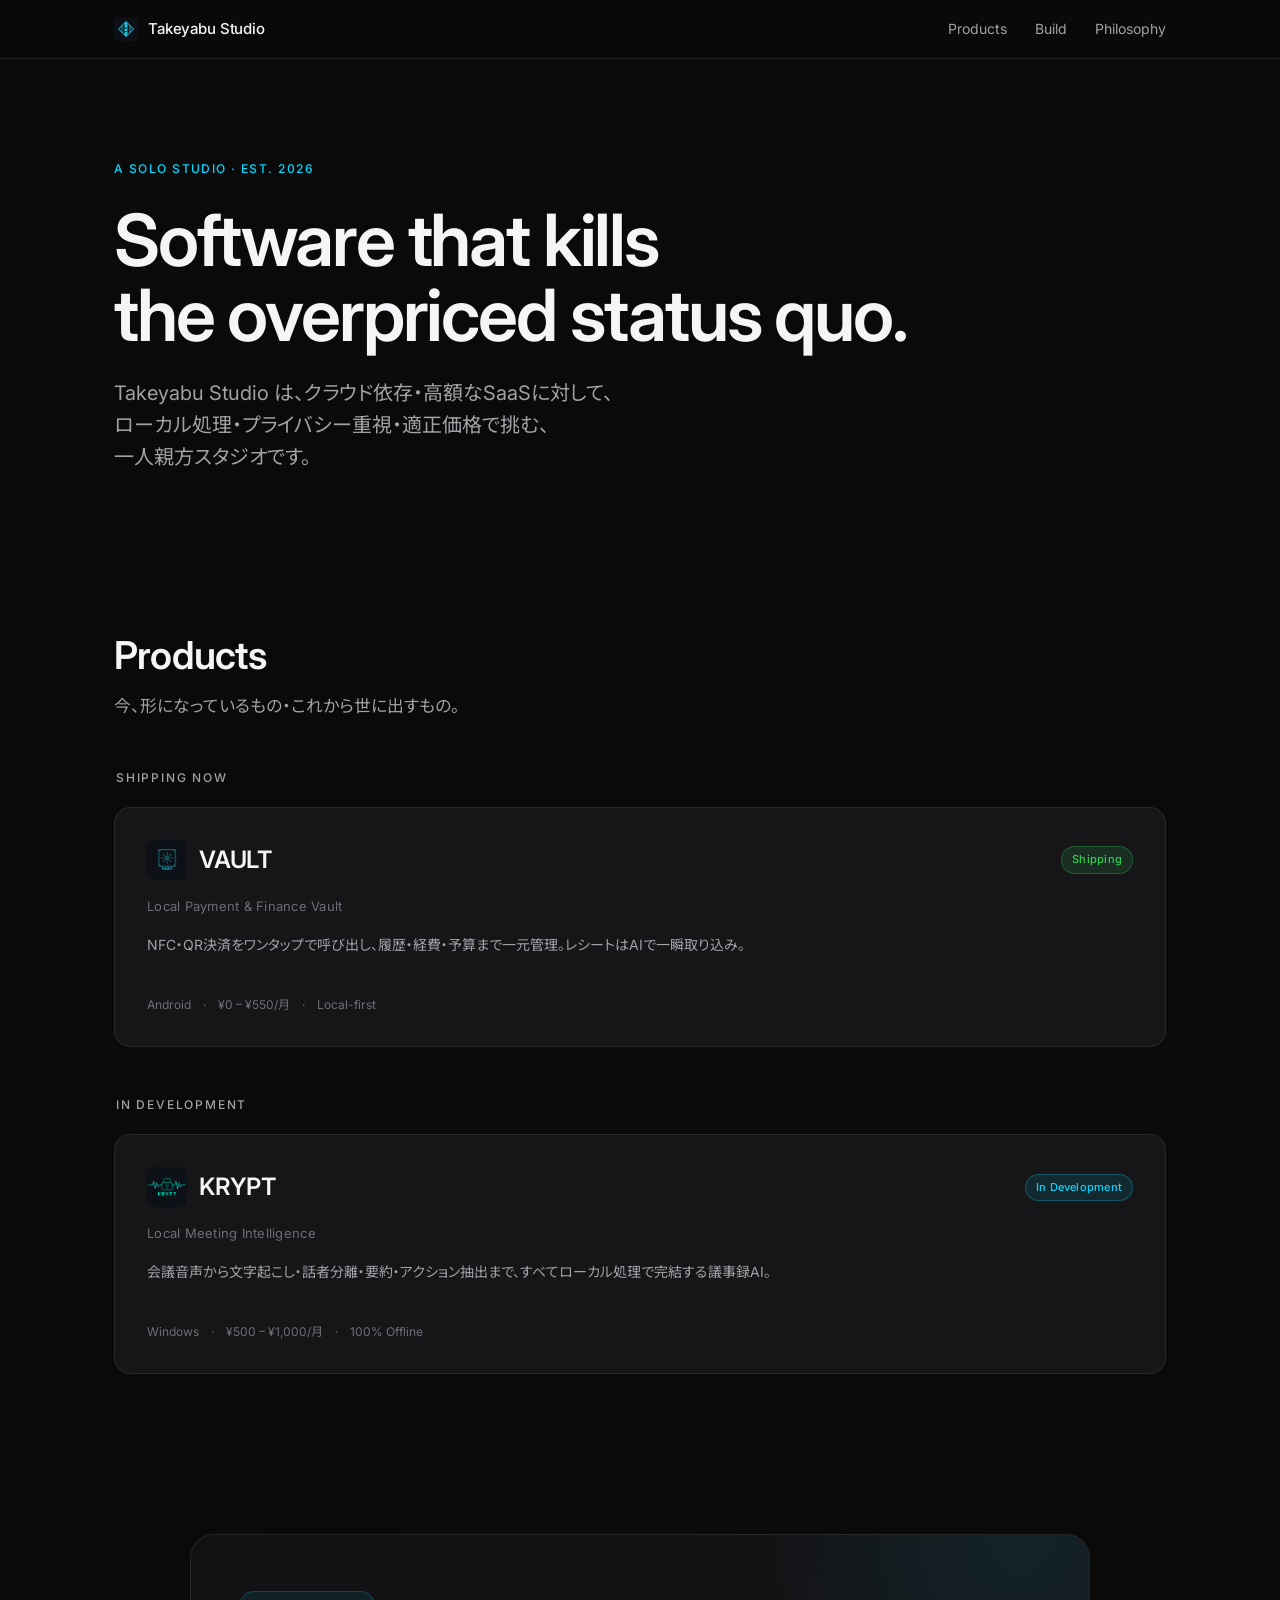
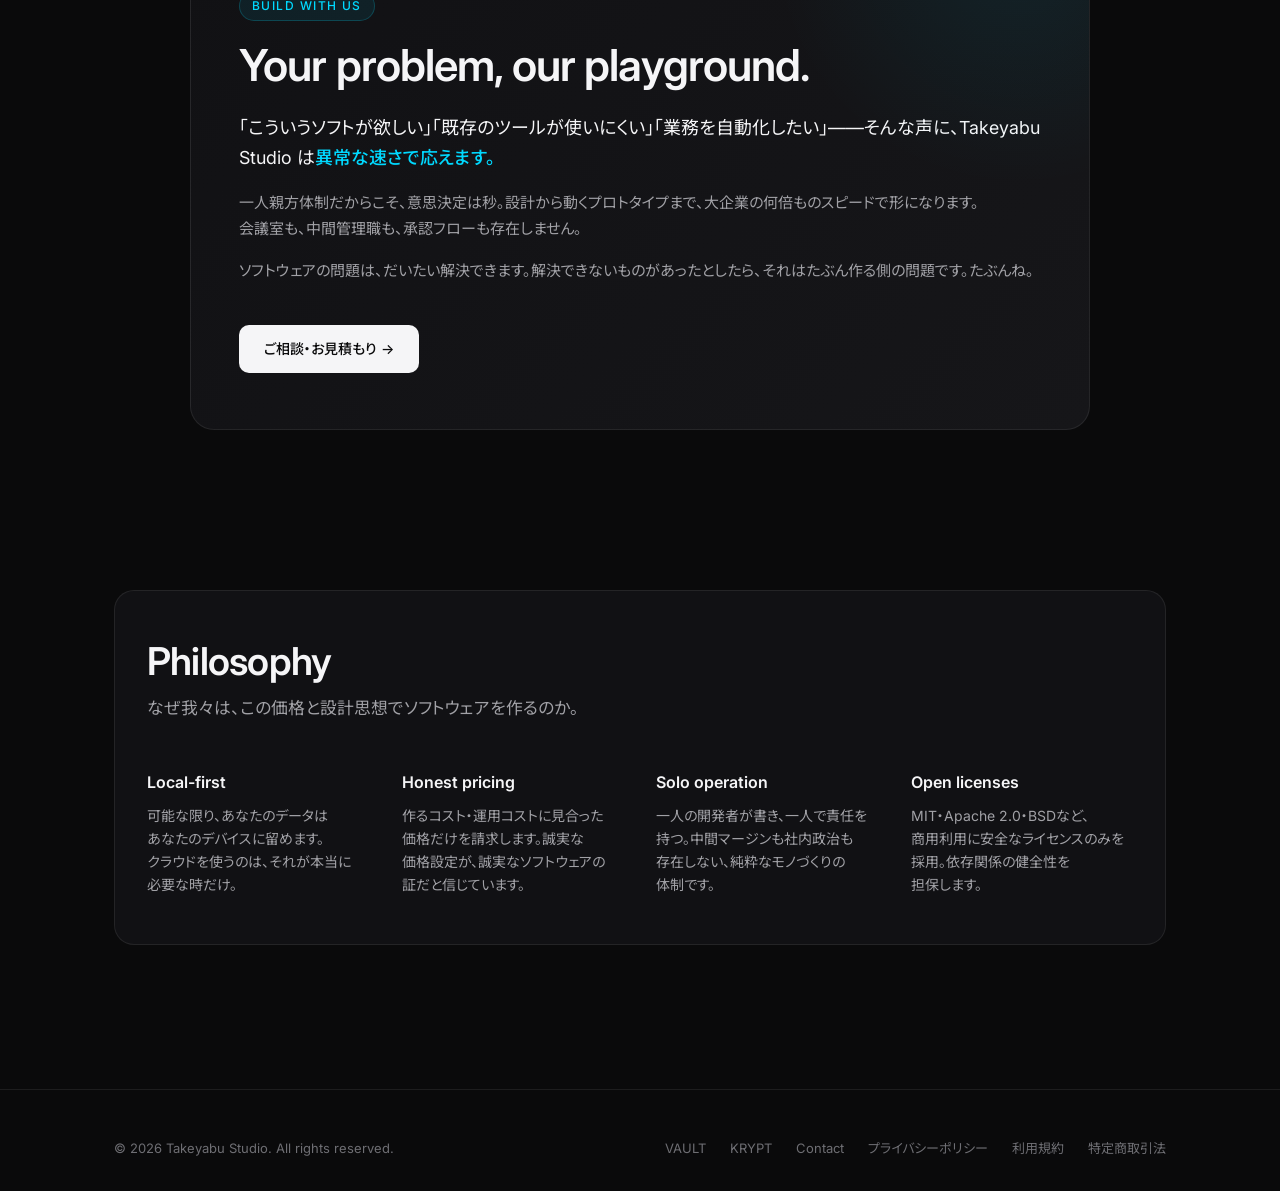
<file: index.html>
<!DOCTYPE html>
<html lang="ja">
<head>
<meta charset="UTF-8">
<meta name="viewport" content="width=device-width, initial-scale=1.0">
<title>Takeyabu Studio — Software that kills the overpriced status quo.</title>
<meta name="description" content="Takeyabu Studio は、ローカル優先・プライバシー重視・適正価格のソフトウェアを作る一人親方スタジオです。">
<meta property="og:title" content="Takeyabu Studio">
<meta property="og:description" content="Software that kills the overpriced status quo.">
<meta property="og:type" content="website">
<meta property="og:url" content="https://takeyabustudio.github.io/">
<meta name="theme-color" content="#0A0A0B">
<link rel="icon" href="/favicon.svg" type="image/svg+xml">
<link rel="preconnect" href="https://fonts.googleapis.com">
<link rel="preconnect" href="https://fonts.gstatic.com" crossorigin>
<link href="https://fonts.googleapis.com/css2?family=Inter:wght@400;500;600;700&family=Noto+Sans+JP:wght@400;500;600&display=swap" rel="stylesheet">
<link rel="stylesheet" href="assets/style.css">
</head>
<body>

<nav class="nav">
  <div class="nav-inner">
    <a href="/" class="brand">
      <svg width="24" height="24" viewBox="0 0 32 32" xmlns="http://www.w3.org/2000/svg" style="flex-shrink:0;"><rect width="32" height="32" rx="6" fill="#0D1117"/><defs><clipPath id="c"><path d="M16,6 L26,16 L16,26 L6,16 Z"/></clipPath></defs><g clip-path="url(#c)"><rect x="14" y="6" width="4" height="20" rx="2" fill="#22D3EE" opacity="0.9"/><rect x="14" y="14" width="4" height="1.2" rx="0.6" fill="#0D1117" opacity="0.85"/><rect x="14" y="18.5" width="4" height="1.2" rx="0.6" fill="#0D1117" opacity="0.85"/><rect x="9" y="6" width="3" height="20" rx="1.5" fill="#22D3EE" opacity="0.38"/><rect x="20" y="6" width="3" height="20" rx="1.5" fill="#22D3EE" opacity="0.38"/></g><path d="M16,6 L26,16 L16,26 L6,16 Z" fill="none" stroke="#22D3EE" stroke-width="1.3" stroke-linejoin="round"/></svg>
      <span>Takeyabu Studio</span>
    </a>
    <ul class="nav-links">
      <li><a href="#products">Products</a></li>
      <li><a href="#build">Build</a></li>
      <li><a href="#philosophy">Philosophy</a></li>
    </ul>
  </div>
</nav>

<header class="hero">
  <div class="container">
    <span class="eyebrow">A solo studio · Est. 2026</span>
    <h1>Software that kills<br>the overpriced status quo.</h1>
    <p class="hero-sub">
      Takeyabu Studio は、クラウド依存・高額なSaaSに対して、<br>ローカル処理・プライバシー重視・適正価格で挑む、<br>一人親方スタジオです。
    </p>
  </div>
</header>

<section class="section" id="products">
  <div class="container">
    <div class="section-head">
      <h2>Products</h2>
      <p class="section-sub">今、形になっているもの・これから世に出すもの。</p>
    </div>

    <h3 class="product-section-label">Shipping now</h3>
    <div class="products">

      <a href="vault/" class="product-card">
        <div class="product-card-head">
          <div style="display:flex;align-items:center;gap:12px;">
            <img src="vault/vault_icon_192.png" alt="VAULT" width="40" height="40" style="border-radius:8px;flex-shrink:0;">
            <span class="product-name">VAULT</span>
          </div>
          <span class="badge badge-live">Shipping</span>
        </div>
        <span class="product-full-name">Local Payment & Finance Vault</span>
        <p class="product-desc">
          NFC・QR決済をワンタップで呼び出し、履歴・経費・予算まで一元管理。レシートはAIで一瞬取り込み。
        </p>
        <div class="product-meta">
          <span>Android</span>
          <span>¥0 – ¥550/月</span>
          <span>Local-first</span>
        </div>
      </a>

    </div>

    <h3 class="product-section-label" style="margin-top: 3rem;">In development</h3>
    <div class="products">

      <a href="krypt/" class="product-card">
        <div class="product-card-head">
          <div style="display:flex;align-items:center;gap:12px;">
            <img src="krypt/krypt_icon_192.png" alt="KRYPT" width="40" height="40" style="border-radius:8px;flex-shrink:0;">
            <span class="product-name">KRYPT</span>
          </div>
          <span class="badge badge-dev">In Development</span>
        </div>
        <span class="product-full-name">Local Meeting Intelligence</span>
        <p class="product-desc">
          会議音声から文字起こし・話者分離・要約・アクション抽出まで、すべてローカル処理で完結する議事録AI。
        </p>
        <div class="product-meta">
          <span>Windows</span>
          <span>¥500 – ¥1,000/月</span>
          <span>100% Offline</span>
        </div>
      </a>

    </div>
  </div>
</section>

<section class="section" id="build">
  <div class="container">
    <div class="build-card">
      <div class="build-eyebrow">Build with us</div>
      <h2>Your problem, our playground.</h2>
      <p class="build-lead">
        「こういうソフトが欲しい」「既存のツールが使いにくい」「業務を自動化したい」——そんな声に、Takeyabu Studio は<strong>異常な速さで応えます。</strong>
      </p>
      <p class="build-body">
        一人親方体制だからこそ、意思決定は秒。設計から動くプロトタイプまで、大企業の何倍ものスピードで形になります。会議室も、中間管理職も、承認フローも存在しません。
      </p>
      <p class="build-body">
        ソフトウェアの問題は、だいたい解決できます。解決できないものがあったとしたら、それはたぶん作る側の問題です。たぶんね。
      </p>
      <a href="contact/" class="btn btn-primary build-cta">ご相談・お見積もり →</a>
    </div>
  </div>
</section>

<section class="section" id="philosophy">
  <div class="container">
    <div class="philosophy">
      <div class="section-head">
        <h2 style="margin-bottom: 0.75rem;">Philosophy</h2>
        <p class="section-sub">なぜ我々は、この価格と設計思想でソフトウェアを作るのか。</p>
      </div>
      <div class="philosophy-grid">
        <div class="philosophy-item">
          <h3>Local-first</h3>
          <p>可能な限り、あなたのデータはあなたのデバイスに留めます。クラウドを使うのは、それが本当に必要な時だけ。</p>
        </div>
        <div class="philosophy-item">
          <h3>Honest pricing</h3>
          <p>作るコスト・運用コストに見合った価格だけを請求します。誠実な価格設定が、誠実なソフトウェアの証だと信じています。</p>
        </div>
        <div class="philosophy-item">
          <h3>Solo operation</h3>
          <p>一人の開発者が書き、一人で責任を持つ。中間マージンも社内政治も存在しない、純粋なモノづくりの体制です。</p>
        </div>
        <div class="philosophy-item">
          <h3>Open licenses</h3>
          <p>MIT・Apache 2.0・BSDなど、商用利用に安全なライセンスのみを採用。依存関係の健全性を担保します。</p>
        </div>
      </div>
    </div>
  </div>
</section>

<footer class="footer">
  <div class="container">
    <div class="footer-inner">
      <span>© 2026 Takeyabu Studio. All rights reserved.</span>
      <ul class="footer-links">
        <li><a href="vault/">VAULT</a></li>
        <li><a href="krypt/">KRYPT</a></li>
        <li><a href="contact/">Contact</a></li>
        <li><a href="legal/privacy.html">プライバシーポリシー</a></li>
        <li><a href="legal/terms.html">利用規約</a></li>
        <li><a href="legal/tokushoho.html">特定商取引法</a></li>
      </ul>
    </div>
  </div>
</footer>

</body>
</html>
</file>
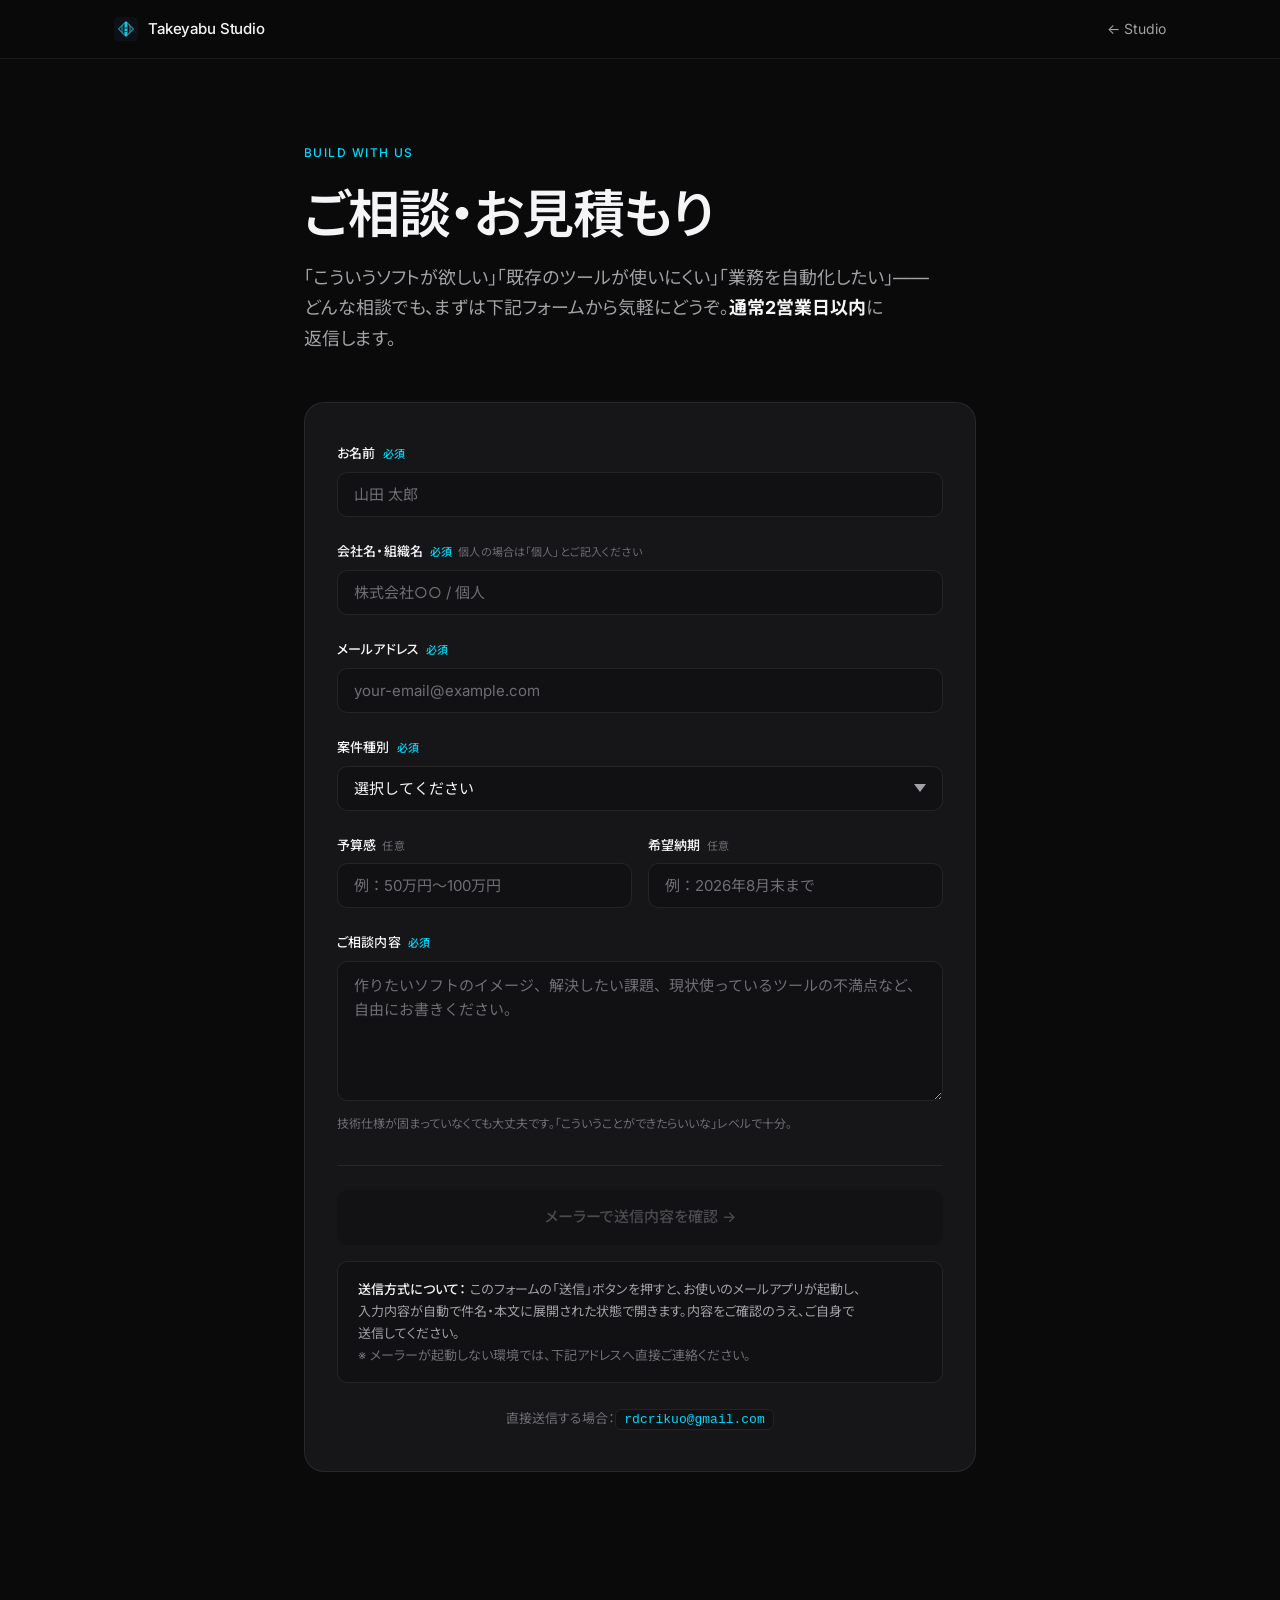
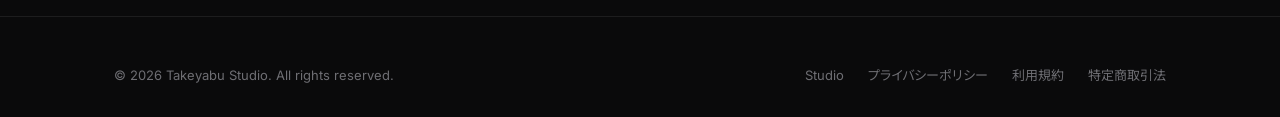
<file: contact/index.html>
<!DOCTYPE html>
<html lang="ja">
<head>
<meta charset="UTF-8">
<meta name="viewport" content="width=device-width, initial-scale=1.0">
<title>ご相談・お見積もり | Takeyabu Studio</title>
<meta name="description" content="Takeyabu Studio へのご相談・お見積もりフォーム。受託開発・プロダクトに関する相談はこちらから。">
<meta name="robots" content="index, follow">
<meta property="og:title" content="ご相談・お見積もり | Takeyabu Studio">
<meta property="og:description" content="あなたの「こういうソフトが欲しい」に、異常な速さで応えます。">
<meta property="og:type" content="website">
<meta property="og:url" content="https://takeyabustudio.github.io/contact/">
<meta name="theme-color" content="#0A0A0B">
<link rel="icon" href="/favicon.svg" type="image/svg+xml">
<link rel="preconnect" href="https://fonts.googleapis.com">
<link rel="preconnect" href="https://fonts.gstatic.com" crossorigin>
<link href="https://fonts.googleapis.com/css2?family=Inter:wght@400;500;600;700&family=Noto+Sans+JP:wght@400;500;600&display=swap" rel="stylesheet">
<link rel="stylesheet" href="../assets/style.css">
<style>
/* Contact form specific styles */
.contact-hero { padding: 5rem 0 2rem; }
.contact-hero h1 { font-size: clamp(2rem, 4.5vw, 3.25rem); font-weight: 600; letter-spacing: -0.03em; line-height: 1.1; margin-bottom: 1.25rem; }
.contact-hero .lead { font-size: clamp(1rem, 1.4vw, 1.15rem); color: var(--text-muted); max-width: 640px; line-height: 1.7; }

.form-card { background: var(--bg-card); border: 1px solid var(--border); border-radius: 20px; padding: 2.5rem 2rem; max-width: 720px; margin: 0 auto; }
@media (max-width: 640px) { .form-card { padding: 1.75rem 1.25rem; border-radius: 16px; } }

.form-group { margin-bottom: 1.5rem; }
.form-label { display: block; font-size: 13px; font-weight: 500; color: var(--text); margin-bottom: 0.5rem; letter-spacing: 0.01em; }
.form-label .required { color: var(--accent); margin-left: 4px; font-size: 11px; }
.form-label .optional { color: var(--text-faint); margin-left: 6px; font-size: 11px; font-weight: 400; }

.form-input, .form-textarea, .form-select {
  width: 100%;
  background: var(--bg-elevated);
  border: 1px solid var(--border);
  border-radius: 10px;
  padding: 0.75rem 1rem;
  font-size: 15px;
  color: var(--text);
  font-family: var(--font-sans);
  transition: border-color 0.2s ease, background 0.2s ease;
}
.form-input:focus, .form-textarea:focus, .form-select:focus {
  outline: none;
  border-color: var(--accent);
  background: var(--bg);
}
.form-input::placeholder, .form-textarea::placeholder { color: var(--text-faint); }
.form-textarea { resize: vertical; min-height: 140px; line-height: 1.6; }
.form-select { appearance: none; -webkit-appearance: none; background-image: url("data:image/svg+xml;utf8,<svg xmlns='http://www.w3.org/2000/svg' width='12' height='8' viewBox='0 0 12 8'><path fill='%23A1A1A6' d='M6 8L0 0h12z'/></svg>"); background-repeat: no-repeat; background-position: right 1rem center; padding-right: 2.5rem; cursor: pointer; }

.form-hint { font-size: 12px; color: var(--text-faint); margin-top: 0.4rem; line-height: 1.5; }

.form-row { display: grid; grid-template-columns: 1fr 1fr; gap: 1rem; }
@media (max-width: 600px) { .form-row { grid-template-columns: 1fr; } }

.form-submit-row { margin-top: 2rem; padding-top: 1.5rem; border-top: 1px solid var(--border); }
.btn-large { padding: 0.9rem 1.75rem; font-size: 15px; }
.btn-large:disabled, .btn-large[aria-disabled="true"] { background: var(--bg-elevated); color: var(--text-faint); cursor: not-allowed; opacity: 0.6; transform: none; }
.btn-large:disabled:hover, .btn-large[aria-disabled="true"]:hover { transform: none; opacity: 0.6; }

.form-note { font-size: 13px; color: var(--text-muted); line-height: 1.7; margin-top: 1rem; padding: 1rem 1.25rem; background: var(--bg-elevated); border: 1px solid var(--border); border-radius: 10px; }
.form-note strong { color: var(--text); font-weight: 500; }

.fallback-link { font-size: 13px; color: var(--text-faint); text-align: center; margin-top: 1.5rem; line-height: 1.7; }
.fallback-link code { color: var(--accent); font-family: var(--font-mono); font-size: 13px; background: var(--bg-elevated); padding: 2px 8px; border-radius: 6px; border: 1px solid var(--border); }
</style>
</head>
<body>

<nav class="nav">
  <div class="nav-inner">
    <a href="/" class="brand">
      <svg width="24" height="24" viewBox="0 0 32 32" xmlns="http://www.w3.org/2000/svg" style="flex-shrink:0;"><rect width="32" height="32" rx="6" fill="#0D1117"/><defs><clipPath id="c"><path d="M16,6 L26,16 L16,26 L6,16 Z"/></clipPath></defs><g clip-path="url(#c)"><rect x="14" y="6" width="4" height="20" rx="2" fill="#22D3EE" opacity="0.9"/><rect x="14" y="14" width="4" height="1.2" rx="0.6" fill="#0D1117" opacity="0.85"/><rect x="14" y="18.5" width="4" height="1.2" rx="0.6" fill="#0D1117" opacity="0.85"/><rect x="9" y="6" width="3" height="20" rx="1.5" fill="#22D3EE" opacity="0.38"/><rect x="20" y="6" width="3" height="20" rx="1.5" fill="#22D3EE" opacity="0.38"/></g><path d="M16,6 L26,16 L16,26 L6,16 Z" fill="none" stroke="#22D3EE" stroke-width="1.3" stroke-linejoin="round"/></svg>
      <span>Takeyabu Studio</span>
    </a>
    <ul class="nav-links">
      <li><a href="/">← Studio</a></li>
    </ul>
  </div>
</nav>

<header class="contact-hero">
  <div class="container-narrow">
    <span class="eyebrow">Build with us</span>
    <h1>ご相談・お見積もり</h1>
    <p class="lead">
      「こういうソフトが欲しい」「既存のツールが使いにくい」「業務を自動化したい」——どんな相談でも、まずは下記フォームから気軽にどうぞ。<strong style="color:var(--text);">通常2営業日以内</strong>に返信します。
    </p>
  </div>
</header>

<section class="section" style="padding-top: 1rem;">
  <div class="container-narrow">
    <div class="form-card">

      <div class="form-group">
        <label class="form-label" for="name">お名前 <span class="required">必須</span></label>
        <input type="text" id="name" class="form-input" placeholder="山田 太郎" autocomplete="name" required>
      </div>

      <div class="form-group">
        <label class="form-label" for="company">会社名・組織名 <span class="required">必須</span><span class="optional">個人の場合は「個人」とご記入ください</span></label>
        <input type="text" id="company" class="form-input" placeholder="株式会社○○ / 個人" autocomplete="organization" required>
      </div>

      <div class="form-group">
        <label class="form-label" for="email">メールアドレス <span class="required">必須</span></label>
        <input type="email" id="email" class="form-input" placeholder="your-email@example.com" autocomplete="email" required>
      </div>

      <div class="form-group">
        <label class="form-label" for="kind">案件種別 <span class="required">必須</span></label>
        <select id="kind" class="form-select" required>
          <option value="" disabled selected>選択してください</option>
          <option value="受託開発">受託開発のご相談</option>
          <option value="プロダクト相談">プロダクト（VAULT / KRYPT等）に関する相談</option>
          <option value="その他">その他のお問い合わせ</option>
        </select>
      </div>

      <div class="form-row">
        <div class="form-group">
          <label class="form-label" for="budget">予算感<span class="optional">任意</span></label>
          <input type="text" id="budget" class="form-input" placeholder="例：50万円〜100万円">
        </div>

        <div class="form-group">
          <label class="form-label" for="deadline">希望納期<span class="optional">任意</span></label>
          <input type="text" id="deadline" class="form-input" placeholder="例：2026年8月末まで">
        </div>
      </div>

      <div class="form-group">
        <label class="form-label" for="message">ご相談内容 <span class="required">必須</span></label>
        <textarea id="message" class="form-textarea" placeholder="作りたいソフトのイメージ、解決したい課題、現状使っているツールの不満点など、自由にお書きください。" required></textarea>
        <p class="form-hint">技術仕様が固まっていなくても大丈夫です。「こういうことができたらいいな」レベルで十分。</p>
      </div>

      <div class="form-submit-row">
        <a id="submit-btn" href="#" class="btn btn-primary btn-large" aria-disabled="true" style="width:100%; justify-content:center;">メーラーで送信内容を確認 →</a>
        <p class="form-note">
          <strong>送信方式について：</strong>
          このフォームの「送信」ボタンを押すと、お使いのメールアプリが起動し、入力内容が自動で件名・本文に展開された状態で開きます。内容をご確認のうえ、ご自身で送信してください。<br>
          <span style="color:var(--text-faint);">※ メーラーが起動しない環境では、下記アドレスへ直接ご連絡ください。</span>
        </p>
        <p class="fallback-link">
          直接送信する場合：<code>rdcrikuo@gmail.com</code>
        </p>
      </div>

    </div>
  </div>
</section>

<footer class="footer">
  <div class="container">
    <div class="footer-inner">
      <span>© 2026 Takeyabu Studio. All rights reserved.</span>
      <ul class="footer-links">
        <li><a href="/">Studio</a></li>
        <li><a href="/legal/privacy.html">プライバシーポリシー</a></li>
        <li><a href="/legal/terms.html">利用規約</a></li>
        <li><a href="/legal/tokushoho.html">特定商取引法</a></li>
      </ul>
    </div>
  </div>
</footer>

<script>
(function() {
  'use strict';

  var fields = {
    name:     document.getElementById('name'),
    company:  document.getElementById('company'),
    email:    document.getElementById('email'),
    kind:     document.getElementById('kind'),
    budget:   document.getElementById('budget'),
    deadline: document.getElementById('deadline'),
    message:  document.getElementById('message')
  };
  var submitBtn = document.getElementById('submit-btn');

  var emailPattern = /^[^\s@]+@[^\s@]+\.[^\s@]+$/;

  function isValid() {
    return fields.name.value.trim() !== ''
        && fields.company.value.trim() !== ''
        && emailPattern.test(fields.email.value.trim())
        && fields.kind.value !== ''
        && fields.message.value.trim() !== '';
  }

  function updateButton() {
    if (isValid()) {
      submitBtn.setAttribute('aria-disabled', 'false');
      submitBtn.style.cursor = 'pointer';
      submitBtn.style.opacity = '1';
    } else {
      submitBtn.setAttribute('aria-disabled', 'true');
      submitBtn.style.cursor = 'not-allowed';
      submitBtn.style.opacity = '0.6';
    }
  }

  Object.keys(fields).forEach(function(key) {
    fields[key].addEventListener('input', updateButton);
    fields[key].addEventListener('change', updateButton);
  });
  updateButton();

  function buildMailto() {
    var name     = fields.name.value.trim();
    var company  = fields.company.value.trim();
    var email    = fields.email.value.trim();
    var kind     = fields.kind.value;
    var budget   = fields.budget.value.trim();
    var deadline = fields.deadline.value.trim();
    var message  = fields.message.value.trim();

    var subject = '[' + kind + '] ' + name + '様（' + company + '）よりご相談';

    var bodyLines = [
      '※ Takeyabu Studio お問い合わせフォームから送信',
      '',
      '──────────────────',
      'お名前：' + name,
      '会社名・組織名：' + company,
      'メールアドレス：' + email,
      '案件種別：' + kind,
      '予算感：' + (budget || '（未記入）'),
      '希望納期：' + (deadline || '（未記入）'),
      '──────────────────',
      '',
      '【ご相談内容】',
      message,
      '',
      '──────────────────',
      '送信日時：' + new Date().toLocaleString('ja-JP'),
    ];
    var body = bodyLines.join('\n');

    return 'mailto:rdcrikuo@gmail.com'
      + '?subject=' + encodeURIComponent(subject)
      + '&body=' + encodeURIComponent(body);
  }

  submitBtn.addEventListener('click', function(e) {
    e.preventDefault();
    if (!isValid()) {
      var firstInvalid = null;
      if (fields.name.value.trim() === '') firstInvalid = fields.name;
      else if (fields.company.value.trim() === '') firstInvalid = fields.company;
      else if (!emailPattern.test(fields.email.value.trim())) firstInvalid = fields.email;
      else if (fields.kind.value === '') firstInvalid = fields.kind;
      else if (fields.message.value.trim() === '') firstInvalid = fields.message;
      if (firstInvalid) firstInvalid.focus();
      return;
    }
    window.location.href = buildMailto();
  });
})();
</script>

</body>
</html>
</file>
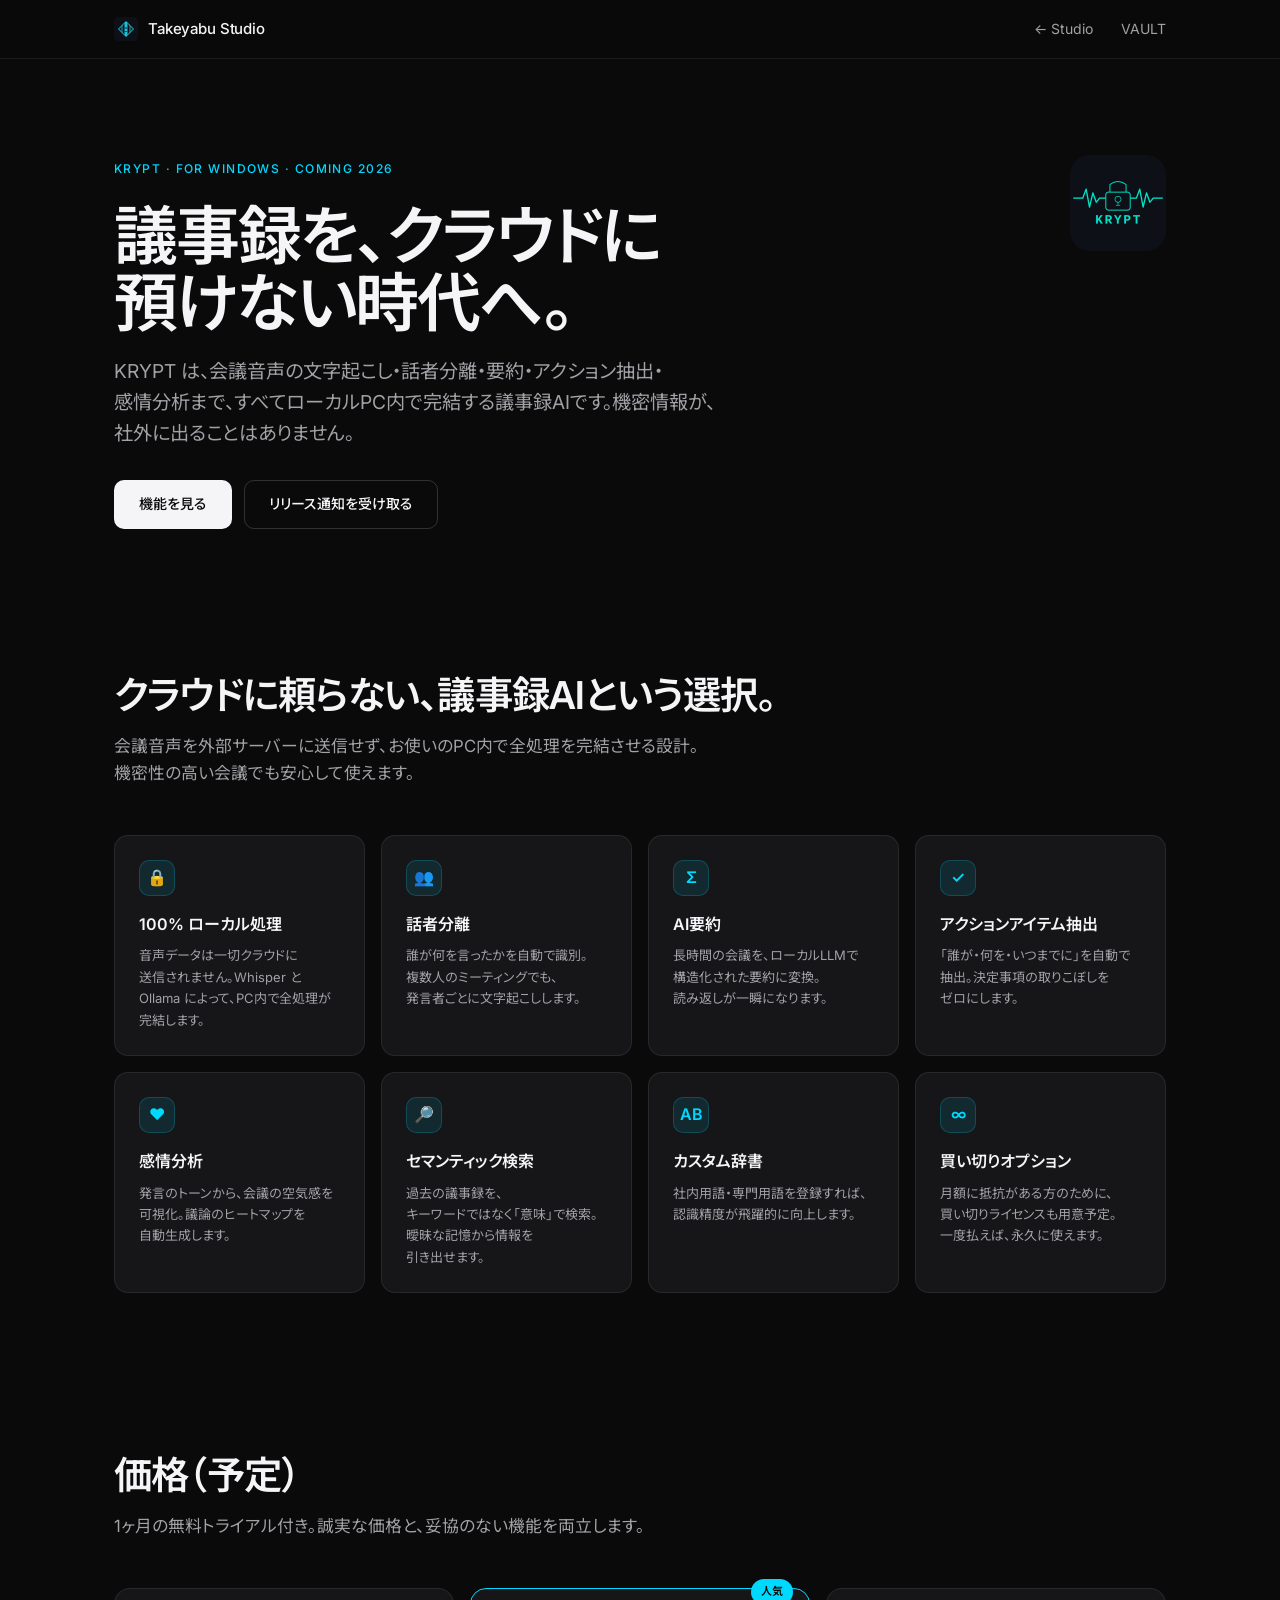
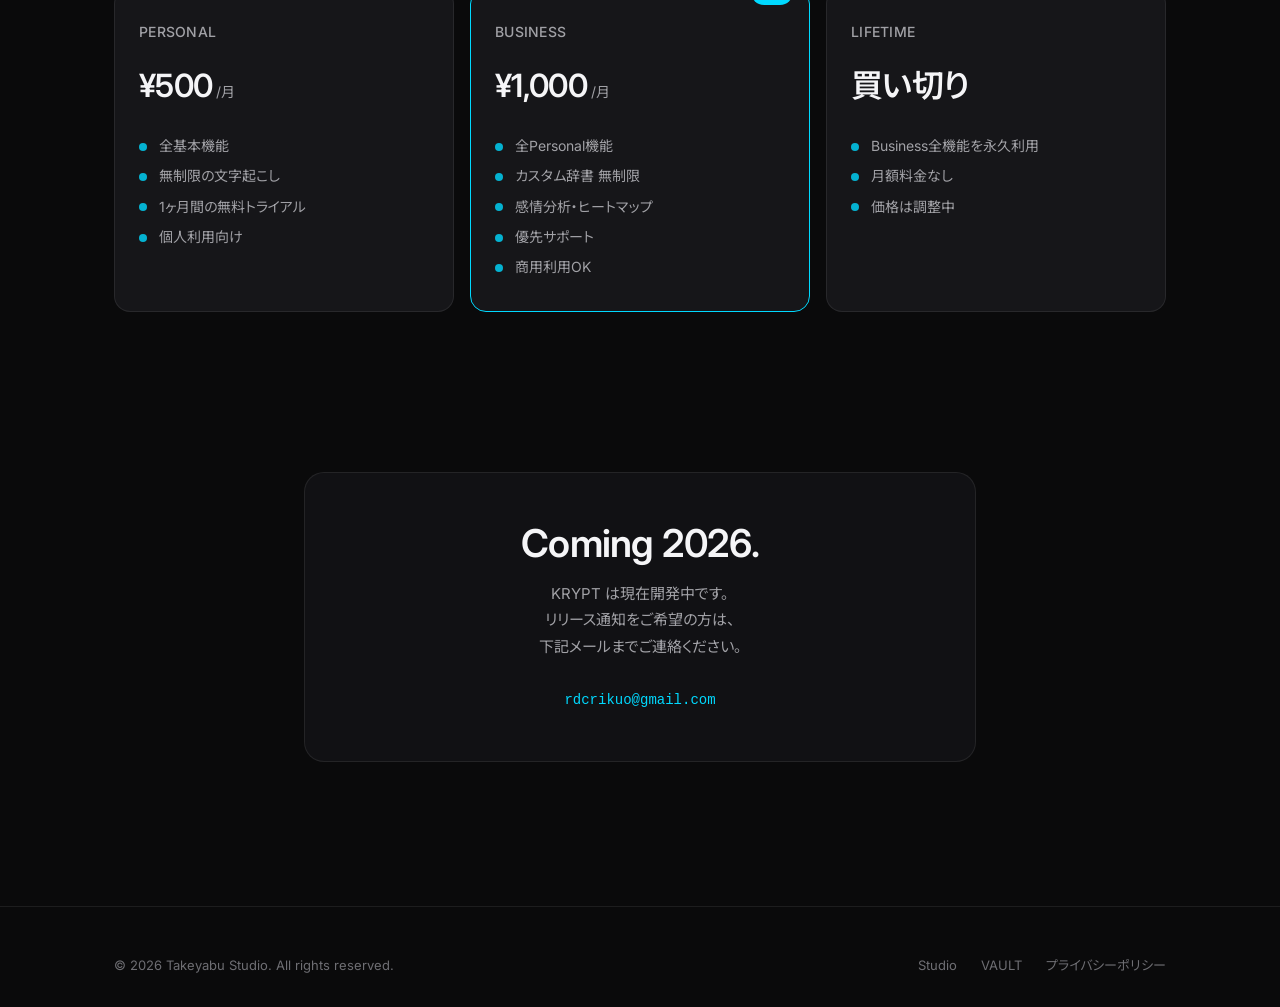
<file: krypt/index.html>
<!DOCTYPE html>
<html lang="ja">
<head>
<meta charset="UTF-8">
<meta name="viewport" content="width=device-width, initial-scale=1.0">
<title>KRYPT — Local Meeting Intelligence | Takeyabu Studio</title>
<meta name="description" content="議事録AI、ローカル完結。Whisper × Ollama でクラウド送信ゼロの安全な会議文字起こし・要約・アクション抽出を実現。">
<meta property="og:title" content="KRYPT — Local Meeting Intelligence">
<meta property="og:description" content="議事録を、クラウドに預けない時代へ。">
<meta name="theme-color" content="#0A0A0B">
<link rel="icon" href="/favicon.svg" type="image/svg+xml">
<link rel="preconnect" href="https://fonts.googleapis.com">
<link rel="preconnect" href="https://fonts.gstatic.com" crossorigin>
<link href="https://fonts.googleapis.com/css2?family=Inter:wght@400;500;600;700&family=Noto+Sans+JP:wght@400;500;600&display=swap" rel="stylesheet">
<link rel="stylesheet" href="../assets/style.css">
<style>
.product-hero-inner { position: relative; }
.hero-logo {
  position: absolute;
  top: 0;
  right: 0;
  width: 96px;
  height: 96px;
  border-radius: 20px;
}
@media (max-width: 600px) {
  .hero-logo { width: 64px; height: 64px; border-radius: 14px; }
}
</style>
</head>
<body>

<nav class="nav">
  <div class="nav-inner">
    <a href="../" class="brand">
      <svg width="24" height="24" viewBox="0 0 32 32" xmlns="http://www.w3.org/2000/svg" style="flex-shrink:0;"><rect width="32" height="32" rx="6" fill="#0D1117"/><defs><clipPath id="c"><path d="M16,6 L26,16 L16,26 L6,16 Z"/></clipPath></defs><g clip-path="url(#c)"><rect x="14" y="6" width="4" height="20" rx="2" fill="#22D3EE" opacity="0.9"/><rect x="14" y="14" width="4" height="1.2" rx="0.6" fill="#0D1117" opacity="0.85"/><rect x="14" y="18.5" width="4" height="1.2" rx="0.6" fill="#0D1117" opacity="0.85"/><rect x="9" y="6" width="3" height="20" rx="1.5" fill="#22D3EE" opacity="0.38"/><rect x="20" y="6" width="3" height="20" rx="1.5" fill="#22D3EE" opacity="0.38"/></g><path d="M16,6 L26,16 L16,26 L6,16 Z" fill="none" stroke="#22D3EE" stroke-width="1.3" stroke-linejoin="round"/></svg>
      <span>Takeyabu Studio</span>
    </a>
    <ul class="nav-links">
      <li><a href="../">← Studio</a></li>
      <li><a href="../vault/">VAULT</a></li>
    </ul>
  </div>
</nav>

<header class="product-hero">
  <div class="container">
    <div class="product-hero-inner">
      <img src="krypt_icon_192.png" alt="KRYPT" class="hero-logo">
      <span class="eyebrow">KRYPT · for Windows · Coming 2026</span>
      <h1>議事録を、クラウドに<br>預けない時代へ。</h1>
      <p class="tagline">
        KRYPT は、会議音声の文字起こし・話者分離・要約・アクション抽出・感情分析まで、すべてローカルPC内で完結する議事録AIです。機密情報が、社外に出ることはありません。
      </p>
      <div class="cta-row">
        <a href="#features" class="btn btn-primary">機能を見る</a>
        <a href="#notify" class="btn btn-secondary">リリース通知を受け取る</a>
      </div>
    </div>
  </div>
</header>

<section class="section" id="features">
  <div class="container">
    <div class="section-head">
      <h2>クラウドに頼らない、議事録AIという選択。</h2>
      <p class="section-sub">会議音声を外部サーバーに送信せず、お使いのPC内で全処理を完結させる設計。機密性の高い会議でも安心して使えます。</p>
    </div>

    <div class="feature-grid">
      <div class="feature">
        <div class="feature-icon">🔒</div>
        <h3>100% ローカル処理</h3>
        <p>音声データは一切クラウドに送信されません。Whisper と Ollama によって、PC内で全処理が完結します。</p>
      </div>
      <div class="feature">
        <div class="feature-icon">👥</div>
        <h3>話者分離</h3>
        <p>誰が何を言ったかを自動で識別。複数人のミーティングでも、発言者ごとに文字起こしします。</p>
      </div>
      <div class="feature">
        <div class="feature-icon">Σ</div>
        <h3>AI要約</h3>
        <p>長時間の会議を、ローカルLLMで構造化された要約に変換。読み返しが一瞬になります。</p>
      </div>
      <div class="feature">
        <div class="feature-icon">✓</div>
        <h3>アクションアイテム抽出</h3>
        <p>「誰が・何を・いつまでに」を自動で抽出。決定事項の取りこぼしをゼロにします。</p>
      </div>
      <div class="feature">
        <div class="feature-icon">♥</div>
        <h3>感情分析</h3>
        <p>発言のトーンから、会議の空気感を可視化。議論のヒートマップを自動生成します。</p>
      </div>
      <div class="feature">
        <div class="feature-icon">🔎</div>
        <h3>セマンティック検索</h3>
        <p>過去の議事録を、キーワードではなく「意味」で検索。曖昧な記憶から情報を引き出せます。</p>
      </div>
      <div class="feature">
        <div class="feature-icon">AB</div>
        <h3>カスタム辞書</h3>
        <p>社内用語・専門用語を登録すれば、認識精度が飛躍的に向上します。</p>
      </div>
      <div class="feature">
        <div class="feature-icon">∞</div>
        <h3>買い切りオプション</h3>
        <p>月額に抵抗がある方のために、買い切りライセンスも用意予定。一度払えば、永久に使えます。</p>
      </div>
    </div>
  </div>
</section>

<section class="section">
  <div class="container">
    <div class="section-head">
      <h2>価格（予定）</h2>
      <p class="section-sub">1ヶ月の無料トライアル付き。誠実な価格と、妥協のない機能を両立します。</p>
    </div>

    <div class="pricing">

      <div class="plan">
        <span class="plan-name">Personal</span>
        <div class="plan-price">¥500<span class="unit">/月</span></div>
        <ul class="plan-features">
          <li>全基本機能</li>
          <li>無制限の文字起こし</li>
          <li>1ヶ月間の無料トライアル</li>
          <li>個人利用向け</li>
        </ul>
      </div>

      <div class="plan featured">
        <span class="plan-badge">人気</span>
        <span class="plan-name">Business</span>
        <div class="plan-price">¥1,000<span class="unit">/月</span></div>
        <ul class="plan-features">
          <li>全Personal機能</li>
          <li>カスタム辞書 無制限</li>
          <li>感情分析・ヒートマップ</li>
          <li>優先サポート</li>
          <li>商用利用OK</li>
        </ul>
      </div>

      <div class="plan">
        <span class="plan-name">Lifetime</span>
        <div class="plan-price">買い切り</div>
        <ul class="plan-features">
          <li>Business全機能を永久利用</li>
          <li>月額料金なし</li>
          <li>価格は調整中</li>
        </ul>
      </div>

    </div>
  </div>
</section>

<section class="section" id="notify">
  <div class="container-narrow">
    <div class="philosophy" style="text-align: center;">
      <h2 style="margin-bottom: 1rem;">Coming 2026.</h2>
      <p style="color: var(--text-muted); font-size: 15px; line-height: 1.75;">
        KRYPT は現在開発中です。<br>
        リリース通知をご希望の方は、<br>
        下記メールまでご連絡ください。<br><br>
        <code style="color: var(--accent); font-family: var(--font-mono); font-size: 14px;">rdcrikuo@gmail.com</code>
      </p>
    </div>
  </div>
</section>

<footer class="footer">
  <div class="container">
    <div class="footer-inner">
      <span>© 2026 Takeyabu Studio. All rights reserved.</span>
      <ul class="footer-links">
        <li><a href="../">Studio</a></li>
        <li><a href="../vault/">VAULT</a></li>
        <li><a href="../legal/privacy.html">プライバシーポリシー</a></li>
      </ul>
    </div>
  </div>
</footer>

</body>
</html>
</file>
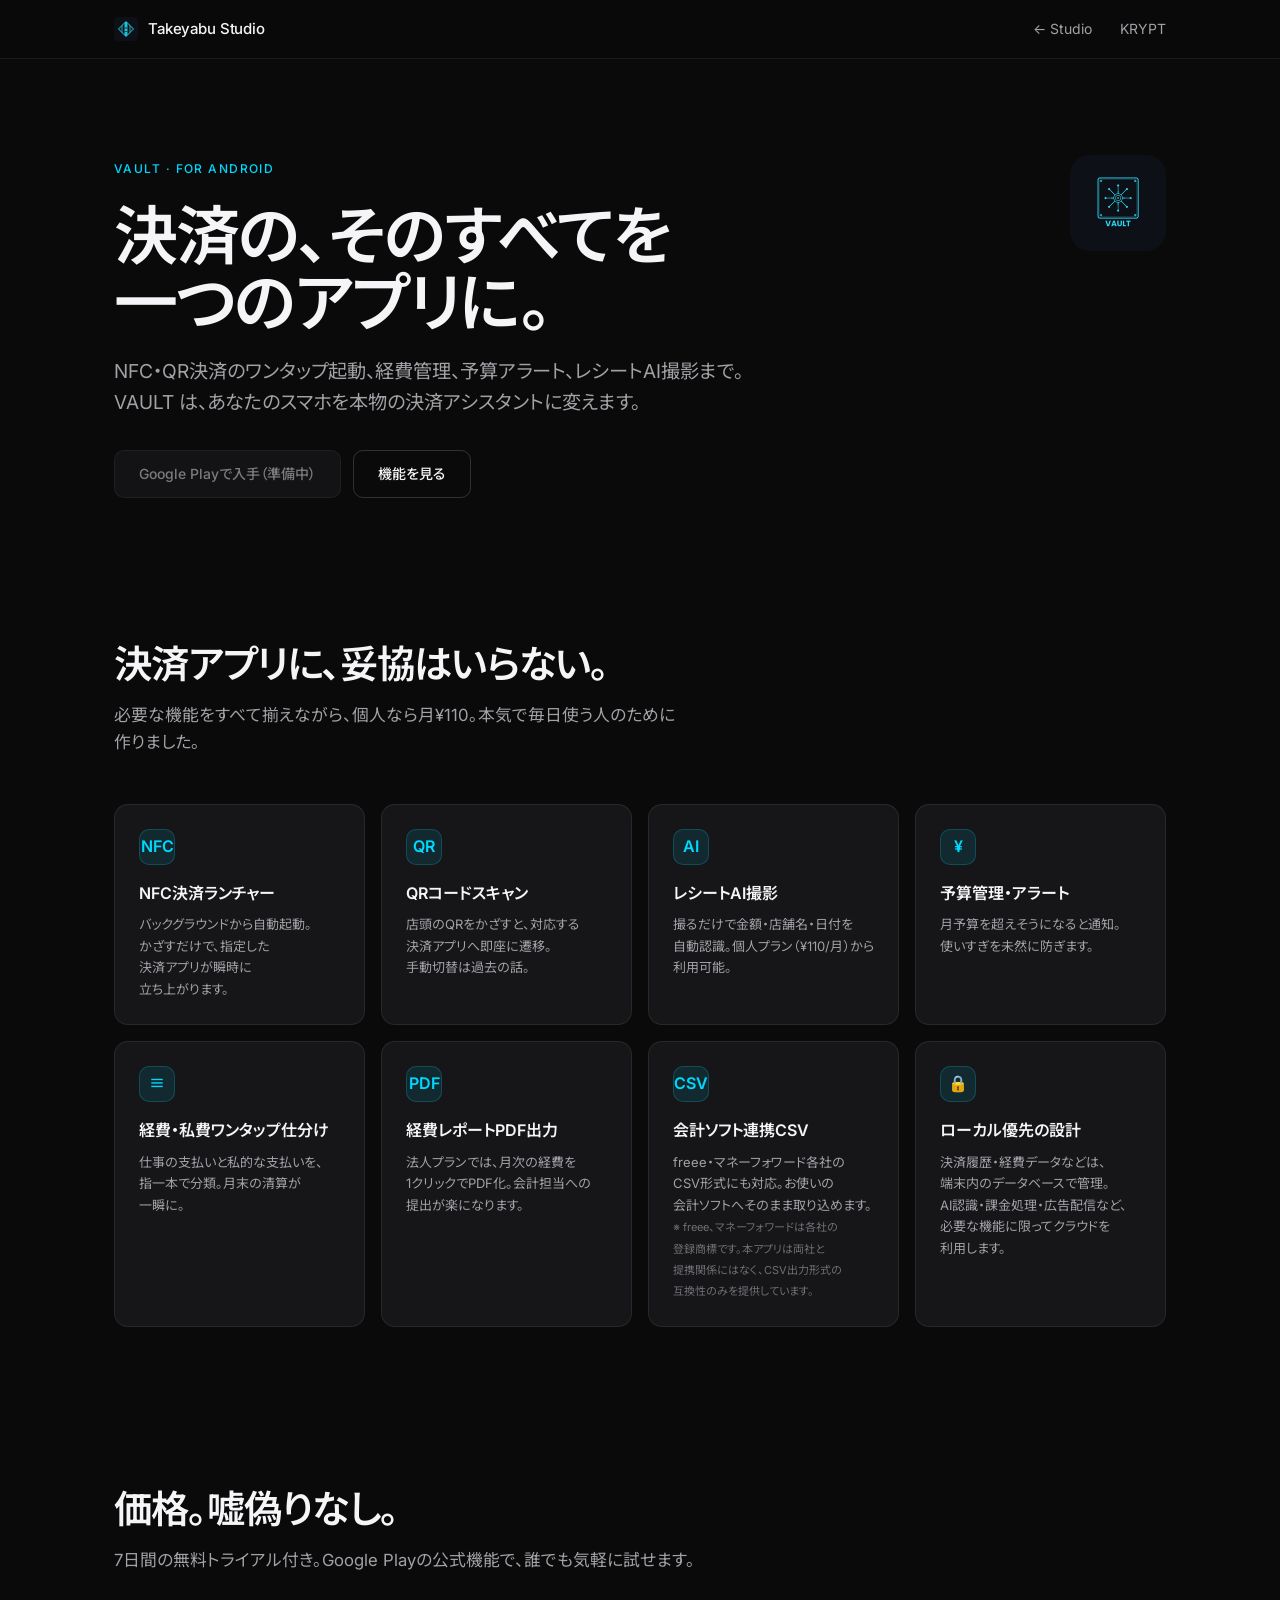
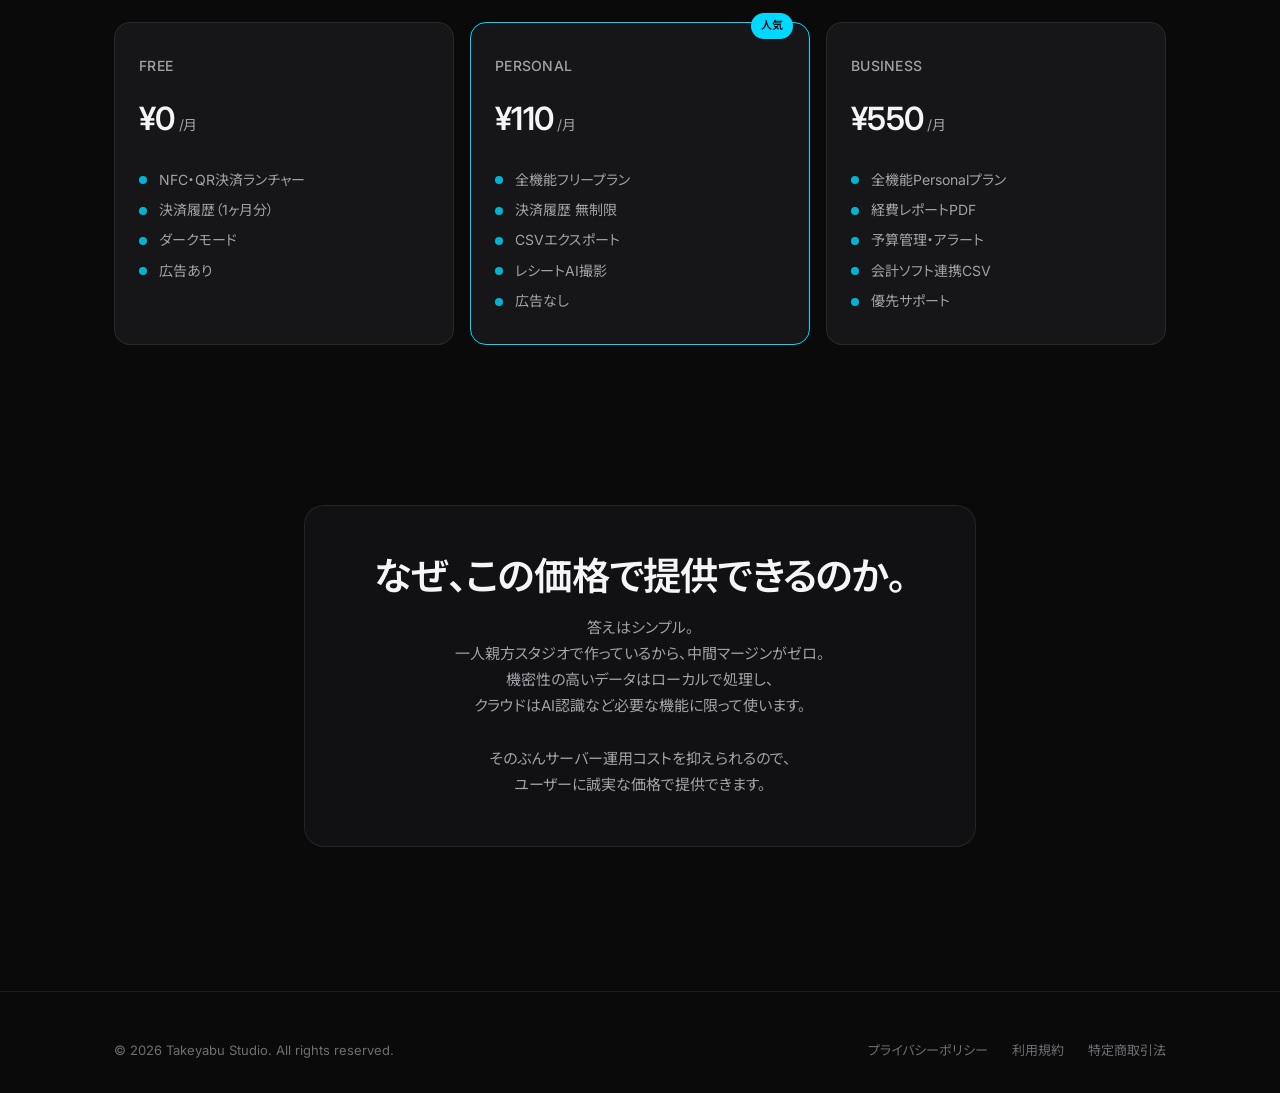
<file: vault/index.html>
<!DOCTYPE html>
<html lang="ja">
<head>
<meta charset="UTF-8">
<meta name="viewport" content="width=device-width, initial-scale=1.0">
<title>VAULT — Local Payment & Finance Vault | Takeyabu Studio</title>
<meta name="description" content="NFC・QR決済、経費管理、レシートAI撮影まで、すべてが詰まったAndroid決済アシスタント。個人¥110/月、法人¥550/月。">
<meta property="og:title" content="VAULT — Local Payment & Finance Vault">
<meta property="og:description" content="スマホ決済を、もっと速く、もっと賢く。">
<meta name="theme-color" content="#0A0A0B">
<link rel="icon" href="/favicon.svg" type="image/svg+xml">
<link rel="preconnect" href="https://fonts.googleapis.com">
<link rel="preconnect" href="https://fonts.gstatic.com" crossorigin>
<link href="https://fonts.googleapis.com/css2?family=Inter:wght@400;500;600;700&family=Noto+Sans+JP:wght@400;500;600&display=swap" rel="stylesheet">
<link rel="stylesheet" href="../assets/style.css">
<style>
.product-hero-inner { position: relative; }
.hero-logo {
  position: absolute;
  top: 0;
  right: 0;
  width: 96px;
  height: 96px;
  border-radius: 20px;
}
@media (max-width: 600px) {
  .hero-logo { width: 64px; height: 64px; border-radius: 14px; }
}
</style>
</head>
<body>

<nav class="nav">
  <div class="nav-inner">
    <a href="../" class="brand">
      <svg width="24" height="24" viewBox="0 0 32 32" xmlns="http://www.w3.org/2000/svg" style="flex-shrink:0;"><rect width="32" height="32" rx="6" fill="#0D1117"/><defs><clipPath id="c"><path d="M16,6 L26,16 L16,26 L6,16 Z"/></clipPath></defs><g clip-path="url(#c)"><rect x="14" y="6" width="4" height="20" rx="2" fill="#22D3EE" opacity="0.9"/><rect x="14" y="14" width="4" height="1.2" rx="0.6" fill="#0D1117" opacity="0.85"/><rect x="14" y="18.5" width="4" height="1.2" rx="0.6" fill="#0D1117" opacity="0.85"/><rect x="9" y="6" width="3" height="20" rx="1.5" fill="#22D3EE" opacity="0.38"/><rect x="20" y="6" width="3" height="20" rx="1.5" fill="#22D3EE" opacity="0.38"/></g><path d="M16,6 L26,16 L16,26 L6,16 Z" fill="none" stroke="#22D3EE" stroke-width="1.3" stroke-linejoin="round"/></svg>
      <span>Takeyabu Studio</span>
    </a>
    <ul class="nav-links">
      <li><a href="../">← Studio</a></li>
      <li><a href="../krypt/">KRYPT</a></li>
    </ul>
  </div>
</nav>

<header class="product-hero">
  <div class="container">
    <div class="product-hero-inner">
      <img src="vault_icon_192.png" alt="VAULT" class="hero-logo">
      <span class="eyebrow">VAULT · for Android</span>
      <h1>決済の、そのすべてを<br>一つのアプリに。</h1>
      <p class="tagline">
        NFC・QR決済のワンタップ起動、経費管理、予算アラート、レシートAI撮影まで。VAULT は、あなたのスマホを本物の決済アシスタントに変えます。
      </p>
      <div class="cta-row">
        <span class="btn btn-primary btn-disabled">Google Playで入手（準備中）</span>
        <a href="#features" class="btn btn-secondary">機能を見る</a>
      </div>
    </div>
  </div>
</header>

<section class="section" id="features">
  <div class="container">
    <div class="section-head">
      <h2>決済アプリに、妥協はいらない。</h2>
      <p class="section-sub">必要な機能をすべて揃えながら、個人なら月¥110。本気で毎日使う人のために作りました。</p>
    </div>

    <div class="feature-grid">
      <div class="feature">
        <div class="feature-icon">NFC</div>
        <h3>NFC決済ランチャー</h3>
        <p>バックグラウンドから自動起動。かざすだけで、指定した決済アプリが瞬時に立ち上がります。</p>
      </div>
      <div class="feature">
        <div class="feature-icon">QR</div>
        <h3>QRコードスキャン</h3>
        <p>店頭のQRをかざすと、対応する決済アプリへ即座に遷移。手動切替は過去の話。</p>
      </div>
      <div class="feature">
        <div class="feature-icon">AI</div>
        <h3>レシートAI撮影</h3>
        <p>撮るだけで金額・店舗名・日付を自動認識。個人プラン（¥110/月）から利用可能。</p>
      </div>
      <div class="feature">
        <div class="feature-icon">¥</div>
        <h3>予算管理・アラート</h3>
        <p>月予算を超えそうになると通知。使いすぎを未然に防ぎます。</p>
      </div>
      <div class="feature">
        <div class="feature-icon">≡</div>
        <h3>経費・私費ワンタップ仕分け</h3>
        <p>仕事の支払いと私的な支払いを、指一本で分類。月末の清算が一瞬に。</p>
      </div>
      <div class="feature">
        <div class="feature-icon">PDF</div>
        <h3>経費レポートPDF出力</h3>
        <p>法人プランでは、月次の経費を1クリックでPDF化。会計担当への提出が楽になります。</p>
      </div>
      <div class="feature">
        <div class="feature-icon">CSV</div>
        <h3>会計ソフト連携CSV</h3>
        <p>freee・マネーフォワード各社のCSV形式にも対応。お使いの会計ソフトへそのまま取り込めます。<br><small style="color: var(--text-faint); font-size: 11px;">※ freee、マネーフォワードは各社の登録商標です。本アプリは両社と提携関係にはなく、CSV出力形式の互換性のみを提供しています。</small></p>
      </div>
      <div class="feature">
        <div class="feature-icon">🔒</div>
        <h3>ローカル優先の設計</h3>
        <p>決済履歴・経費データなどは、端末内のデータベースで管理。AI認識・課金処理・広告配信など、必要な機能に限ってクラウドを利用します。</p>
      </div>
    </div>
  </div>
</section>

<section class="section">
  <div class="container">
    <div class="section-head">
      <h2>価格。嘘偽りなし。</h2>
      <p class="section-sub">7日間の無料トライアル付き。Google Playの公式機能で、誰でも気軽に試せます。</p>
    </div>

    <div class="pricing">

      <div class="plan">
        <span class="plan-name">Free</span>
        <div class="plan-price">¥0<span class="unit">/月</span></div>
        <ul class="plan-features">
          <li>NFC・QR決済ランチャー</li>
          <li>決済履歴（1ヶ月分）</li>
          <li>ダークモード</li>
          <li>広告あり</li>
        </ul>
      </div>

      <div class="plan featured">
        <span class="plan-badge">人気</span>
        <span class="plan-name">Personal</span>
        <div class="plan-price">¥110<span class="unit">/月</span></div>
        <ul class="plan-features">
          <li>全機能フリープラン</li>
          <li>決済履歴 無制限</li>
          <li>CSVエクスポート</li>
          <li>レシートAI撮影</li>
          <li>広告なし</li>
        </ul>
      </div>

      <div class="plan">
        <span class="plan-name">Business</span>
        <div class="plan-price">¥550<span class="unit">/月</span></div>
        <ul class="plan-features">
          <li>全機能Personalプラン</li>
          <li>経費レポートPDF</li>
          <li>予算管理・アラート</li>
          <li>会計ソフト連携CSV</li>
          <li>優先サポート</li>
        </ul>
      </div>

    </div>
  </div>
</section>

<section class="section">
  <div class="container-narrow">
    <div class="philosophy" style="text-align: center;">
      <h2 style="margin-bottom: 1rem;">なぜ、この価格で提供できるのか。</h2>
      <p style="color: var(--text-muted); font-size: 15px; line-height: 1.75;">
        答えはシンプル。<br>
        一人親方スタジオで作っているから、中間マージンがゼロ。<br>
        機密性の高いデータはローカルで処理し、<br>
        クラウドはAI認識など必要な機能に限って使います。<br><br>
        そのぶんサーバー運用コストを抑えられるので、<br>
        ユーザーに誠実な価格で提供できます。
      </p>
    </div>
  </div>
</section>

<footer class="footer">
  <div class="container">
    <div class="footer-inner">
      <span>© 2026 Takeyabu Studio. All rights reserved.</span>
      <ul class="footer-links">
        <li><a href="../legal/privacy.html">プライバシーポリシー</a></li>
        <li><a href="../legal/terms.html">利用規約</a></li>
        <li><a href="../legal/tokushoho.html">特定商取引法</a></li>
      </ul>
    </div>
  </div>
</footer>

</body>
</html>
</file>
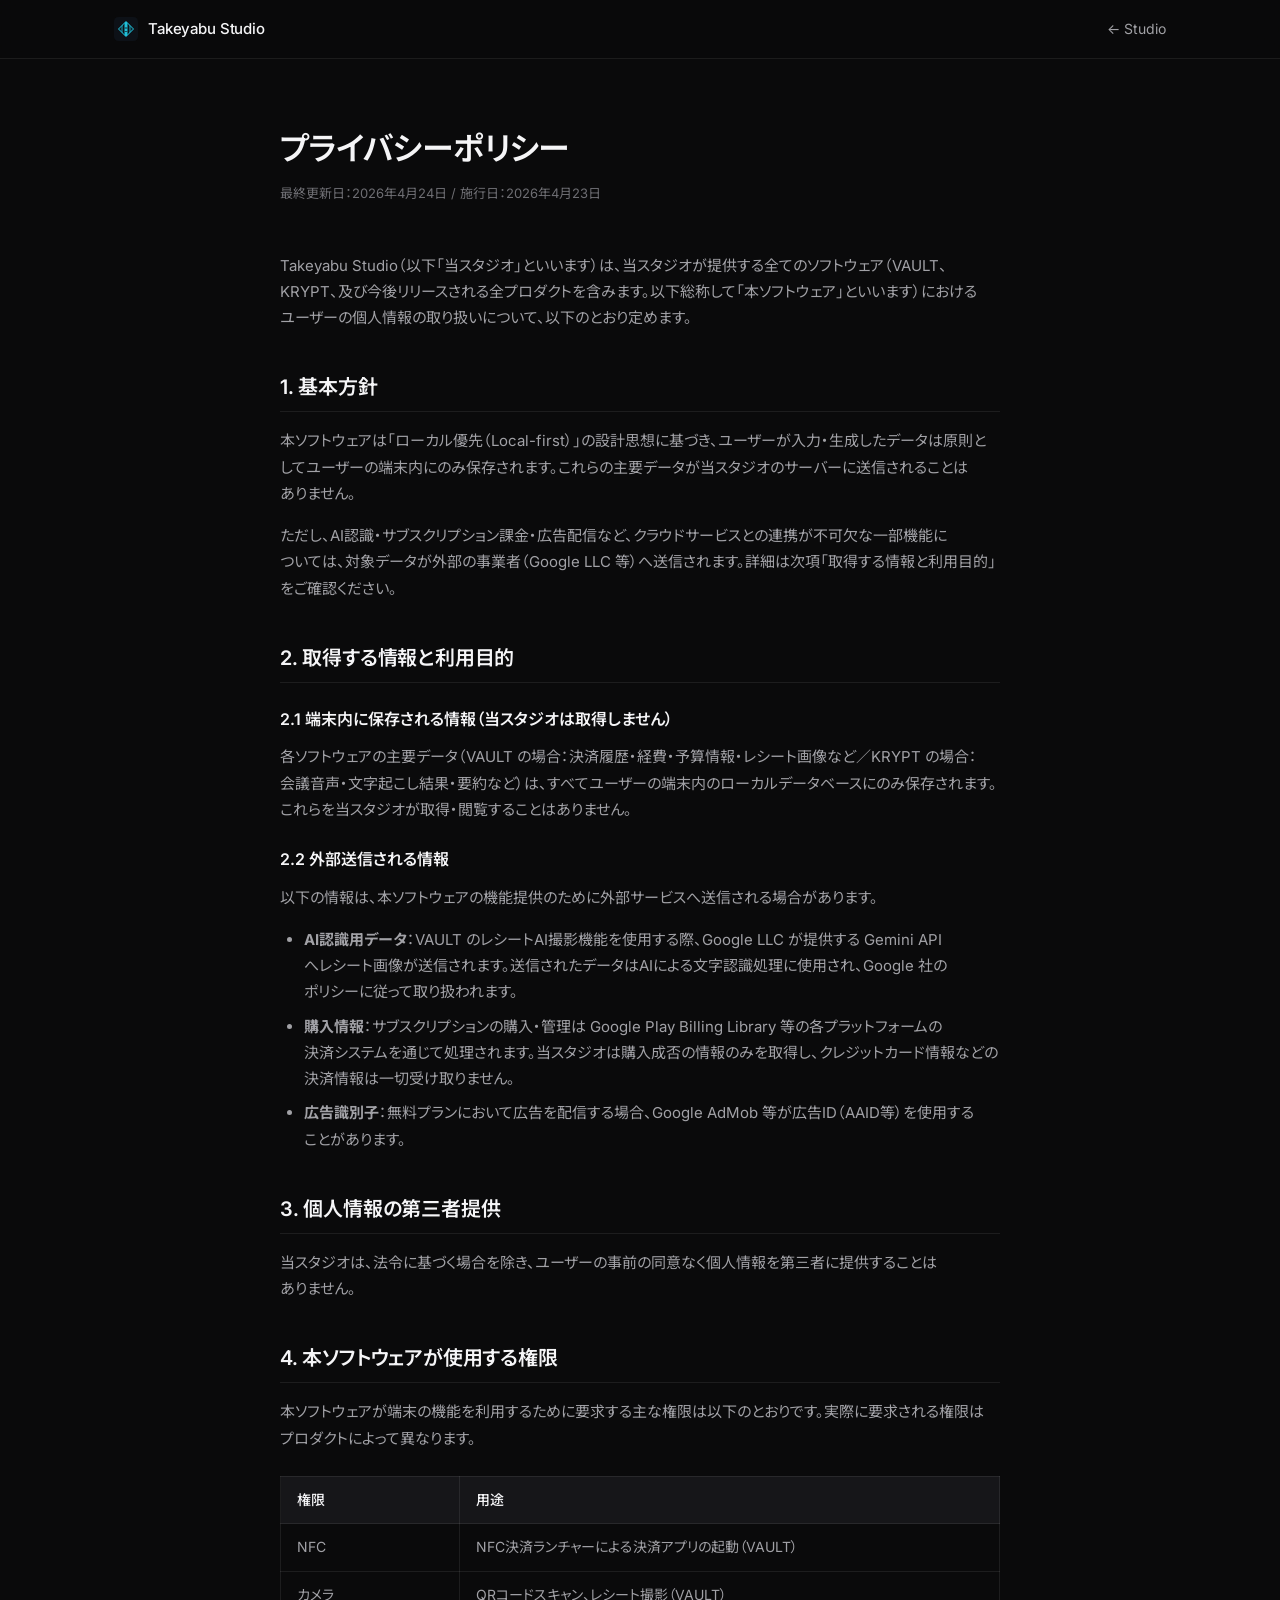
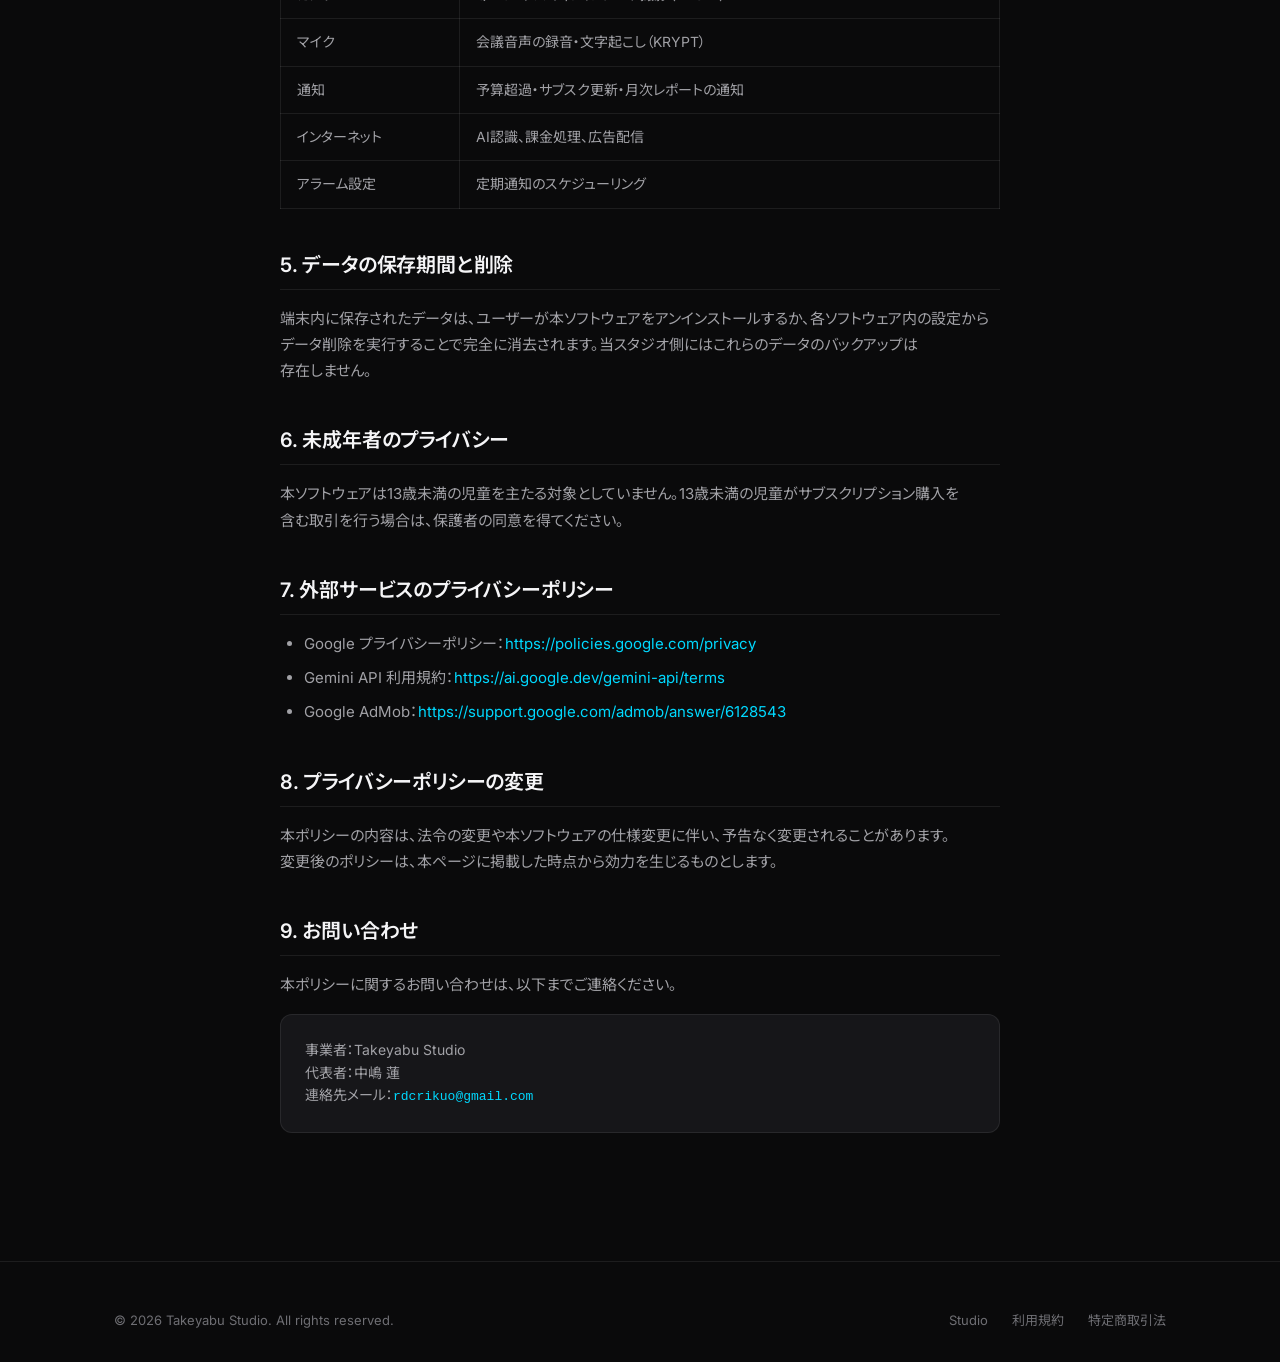
<file: legal/privacy.html>
<!DOCTYPE html>
<html lang="ja">
<head>
<meta charset="UTF-8">
<meta name="viewport" content="width=device-width, initial-scale=1.0">
<title>プライバシーポリシー | Takeyabu Studio</title>
<meta name="description" content="Takeyabu Studio が提供する全ソフトウェアに適用されるプライバシーポリシー。">
<meta name="robots" content="index, follow">
<meta name="theme-color" content="#0A0A0B">
<link rel="icon" href="/favicon.svg" type="image/svg+xml">
<link rel="preconnect" href="https://fonts.googleapis.com">
<link rel="preconnect" href="https://fonts.gstatic.com" crossorigin>
<link href="https://fonts.googleapis.com/css2?family=Inter:wght@400;500;600;700&family=Noto+Sans+JP:wght@400;500;600&display=swap" rel="stylesheet">
<link rel="stylesheet" href="../assets/style.css">
</head>
<body>
<nav class="nav">
  <div class="nav-inner">
    <a href="../" class="brand">
      <svg width="24" height="24" viewBox="0 0 32 32" xmlns="http://www.w3.org/2000/svg" style="flex-shrink:0;"><rect width="32" height="32" rx="6" fill="#0D1117"/><defs><clipPath id="c"><path d="M16,6 L26,16 L16,26 L6,16 Z"/></clipPath></defs><g clip-path="url(#c)"><rect x="14" y="6" width="4" height="20" rx="2" fill="#22D3EE" opacity="0.9"/><rect x="14" y="14" width="4" height="1.2" rx="0.6" fill="#0D1117" opacity="0.85"/><rect x="14" y="18.5" width="4" height="1.2" rx="0.6" fill="#0D1117" opacity="0.85"/><rect x="9" y="6" width="3" height="20" rx="1.5" fill="#22D3EE" opacity="0.38"/><rect x="20" y="6" width="3" height="20" rx="1.5" fill="#22D3EE" opacity="0.38"/></g><path d="M16,6 L26,16 L16,26 L6,16 Z" fill="none" stroke="#22D3EE" stroke-width="1.3" stroke-linejoin="round"/></svg>
      <span>Takeyabu Studio</span>
    </a>
    <ul class="nav-links"><li><a href="../">← Studio</a></li></ul>
  </div>
</nav>
<main class="legal container-narrow">
  <h1>プライバシーポリシー</h1>
  <p class="updated">最終更新日：2026年4月24日 / 施行日：2026年4月23日</p>
  <p>Takeyabu Studio（以下「当スタジオ」といいます）は、当スタジオが提供する全てのソフトウェア（VAULT、KRYPT、及び今後リリースされる全プロダクトを含みます。以下総称して「本ソフトウェア」といいます）におけるユーザーの個人情報の取り扱いについて、以下のとおり定めます。</p>
  <h2>1. 基本方針</h2>
  <p>本ソフトウェアは「ローカル優先（Local-first）」の設計思想に基づき、ユーザーが入力・生成したデータは原則としてユーザーの端末内にのみ保存されます。これらの主要データが当スタジオのサーバーに送信されることはありません。</p>
  <p>ただし、AI認識・サブスクリプション課金・広告配信など、クラウドサービスとの連携が不可欠な一部機能については、対象データが外部の事業者（Google LLC 等）へ送信されます。詳細は次項「取得する情報と利用目的」をご確認ください。</p>
  <h2>2. 取得する情報と利用目的</h2>
  <h3>2.1 端末内に保存される情報（当スタジオは取得しません）</h3>
  <p>各ソフトウェアの主要データ（VAULT の場合：決済履歴・経費・予算情報・レシート画像など／KRYPT の場合：会議音声・文字起こし結果・要約など）は、すべてユーザーの端末内のローカルデータベースにのみ保存されます。これらを当スタジオが取得・閲覧することはありません。</p>
  <h3>2.2 外部送信される情報</h3>
  <p>以下の情報は、本ソフトウェアの機能提供のために外部サービスへ送信される場合があります。</p>
  <ul>
    <li><strong>AI認識用データ</strong>：VAULT のレシートAI撮影機能を使用する際、Google LLC が提供する Gemini API へレシート画像が送信されます。送信されたデータはAIによる文字認識処理に使用され、Google 社のポリシーに従って取り扱われます。</li>
    <li><strong>購入情報</strong>：サブスクリプションの購入・管理は Google Play Billing Library 等の各プラットフォームの決済システムを通じて処理されます。当スタジオは購入成否の情報のみを取得し、クレジットカード情報などの決済情報は一切受け取りません。</li>
    <li><strong>広告識別子</strong>：無料プランにおいて広告を配信する場合、Google AdMob 等が広告ID（AAID等）を使用することがあります。</li>
  </ul>
  <h2>3. 個人情報の第三者提供</h2>
  <p>当スタジオは、法令に基づく場合を除き、ユーザーの事前の同意なく個人情報を第三者に提供することはありません。</p>
  <h2>4. 本ソフトウェアが使用する権限</h2>
  <p>本ソフトウェアが端末の機能を利用するために要求する主な権限は以下のとおりです。実際に要求される権限はプロダクトによって異なります。</p>
  <table>
    <thead><tr><th>権限</th><th>用途</th></tr></thead>
    <tbody>
      <tr><td>NFC</td><td>NFC決済ランチャーによる決済アプリの起動（VAULT）</td></tr>
      <tr><td>カメラ</td><td>QRコードスキャン、レシート撮影（VAULT）</td></tr>
      <tr><td>マイク</td><td>会議音声の録音・文字起こし（KRYPT）</td></tr>
      <tr><td>通知</td><td>予算超過・サブスク更新・月次レポートの通知</td></tr>
      <tr><td>インターネット</td><td>AI認識、課金処理、広告配信</td></tr>
      <tr><td>アラーム設定</td><td>定期通知のスケジューリング</td></tr>
    </tbody>
  </table>
  <h2>5. データの保存期間と削除</h2>
  <p>端末内に保存されたデータは、ユーザーが本ソフトウェアをアンインストールするか、各ソフトウェア内の設定からデータ削除を実行することで完全に消去されます。当スタジオ側にはこれらのデータのバックアップは存在しません。</p>
  <h2>6. 未成年者のプライバシー</h2>
  <p>本ソフトウェアは13歳未満の児童を主たる対象としていません。13歳未満の児童がサブスクリプション購入を含む取引を行う場合は、保護者の同意を得てください。</p>
  <h2>7. 外部サービスのプライバシーポリシー</h2>
  <ul>
    <li>Google プライバシーポリシー：<a href="https://policies.google.com/privacy" target="_blank" rel="noopener">https://policies.google.com/privacy</a></li>
    <li>Gemini API 利用規約：<a href="https://ai.google.dev/gemini-api/terms" target="_blank" rel="noopener">https://ai.google.dev/gemini-api/terms</a></li>
    <li>Google AdMob：<a href="https://support.google.com/admob/answer/6128543" target="_blank" rel="noopener">https://support.google.com/admob/answer/6128543</a></li>
  </ul>
  <h2>8. プライバシーポリシーの変更</h2>
  <p>本ポリシーの内容は、法令の変更や本ソフトウェアの仕様変更に伴い、予告なく変更されることがあります。変更後のポリシーは、本ページに掲載した時点から効力を生じるものとします。</p>
  <h2>9. お問い合わせ</h2>
  <p>本ポリシーに関するお問い合わせは、以下までご連絡ください。</p>
  <div class="contact-block">事業者：Takeyabu Studio<br>代表者：中嶋 蓮<br>連絡先メール：<code>rdcrikuo@gmail.com</code></div>
</main>
<footer class="footer">
  <div class="container">
    <div class="footer-inner">
      <span>© 2026 Takeyabu Studio. All rights reserved.</span>
      <ul class="footer-links">
        <li><a href="../">Studio</a></li>
        <li><a href="terms.html">利用規約</a></li>
        <li><a href="tokushoho.html">特定商取引法</a></li>
      </ul>
    </div>
  </div>
</footer>
</body>
</html>
</file>
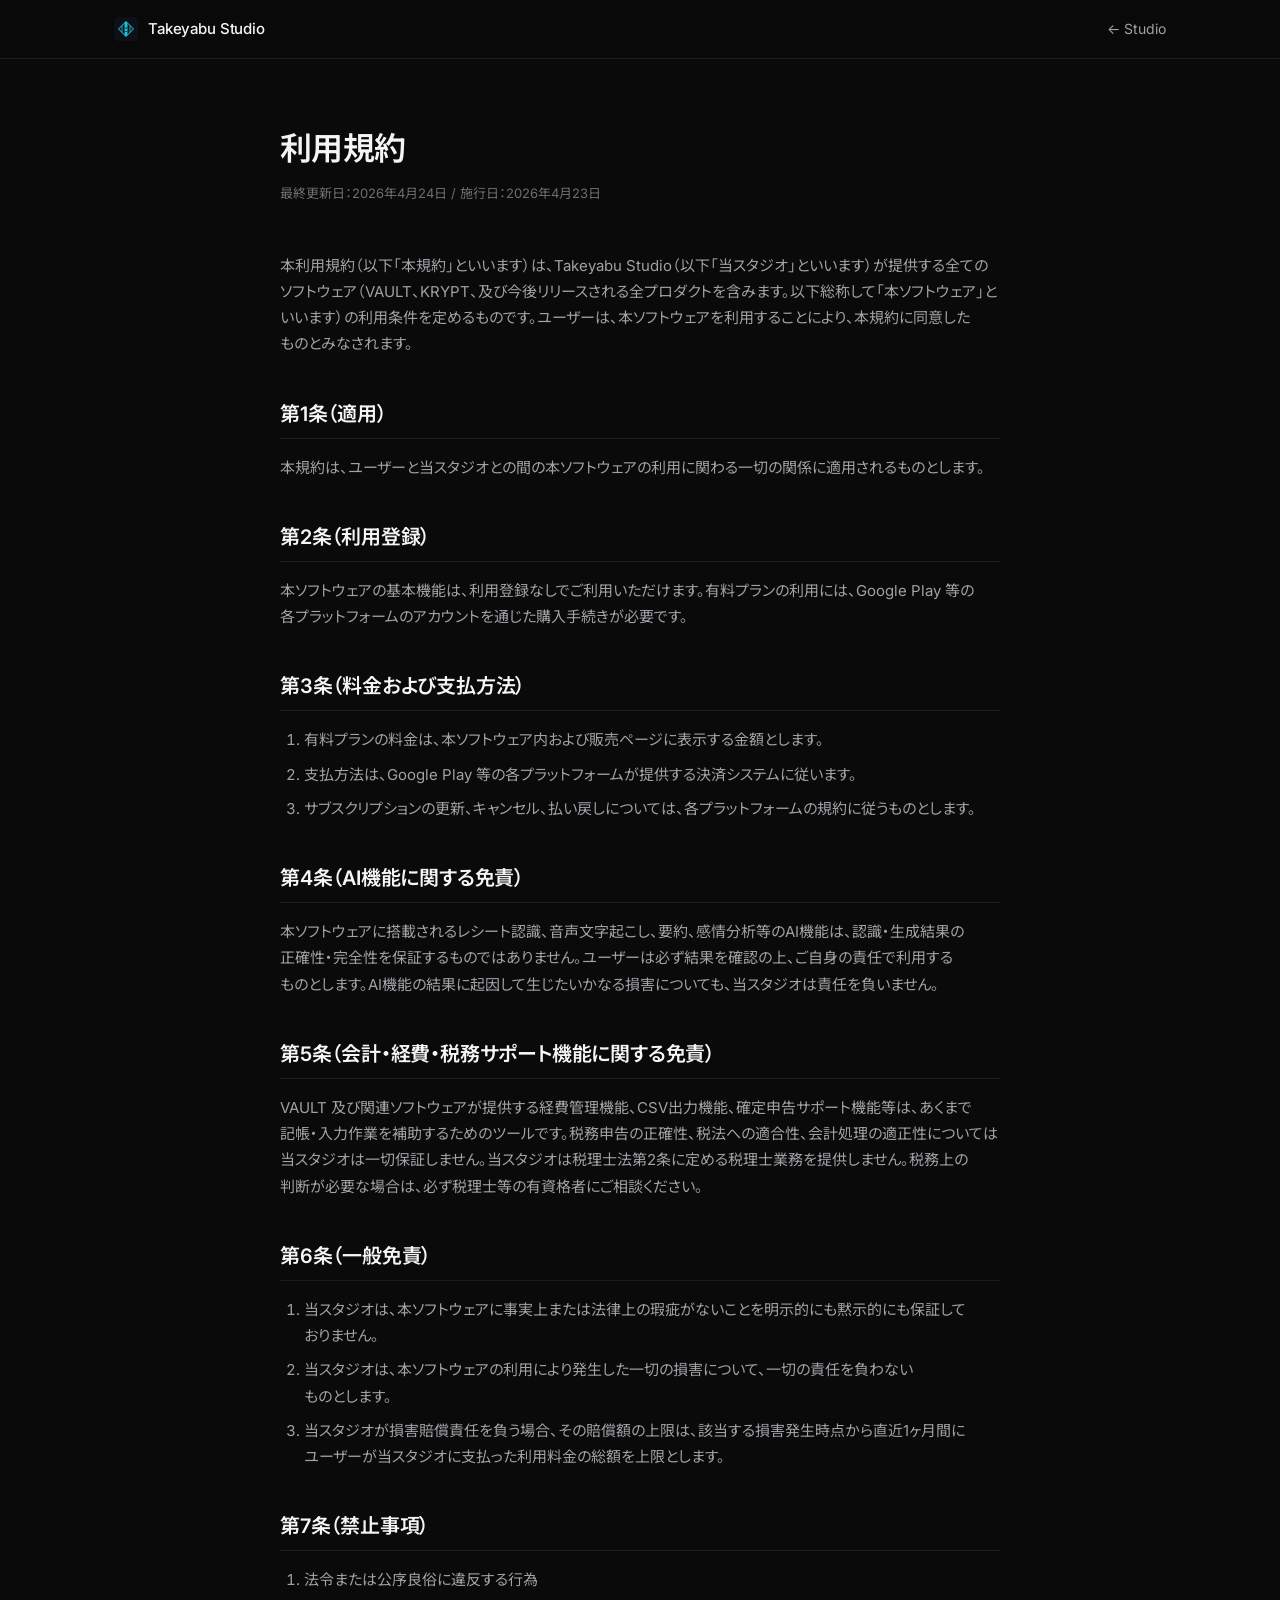
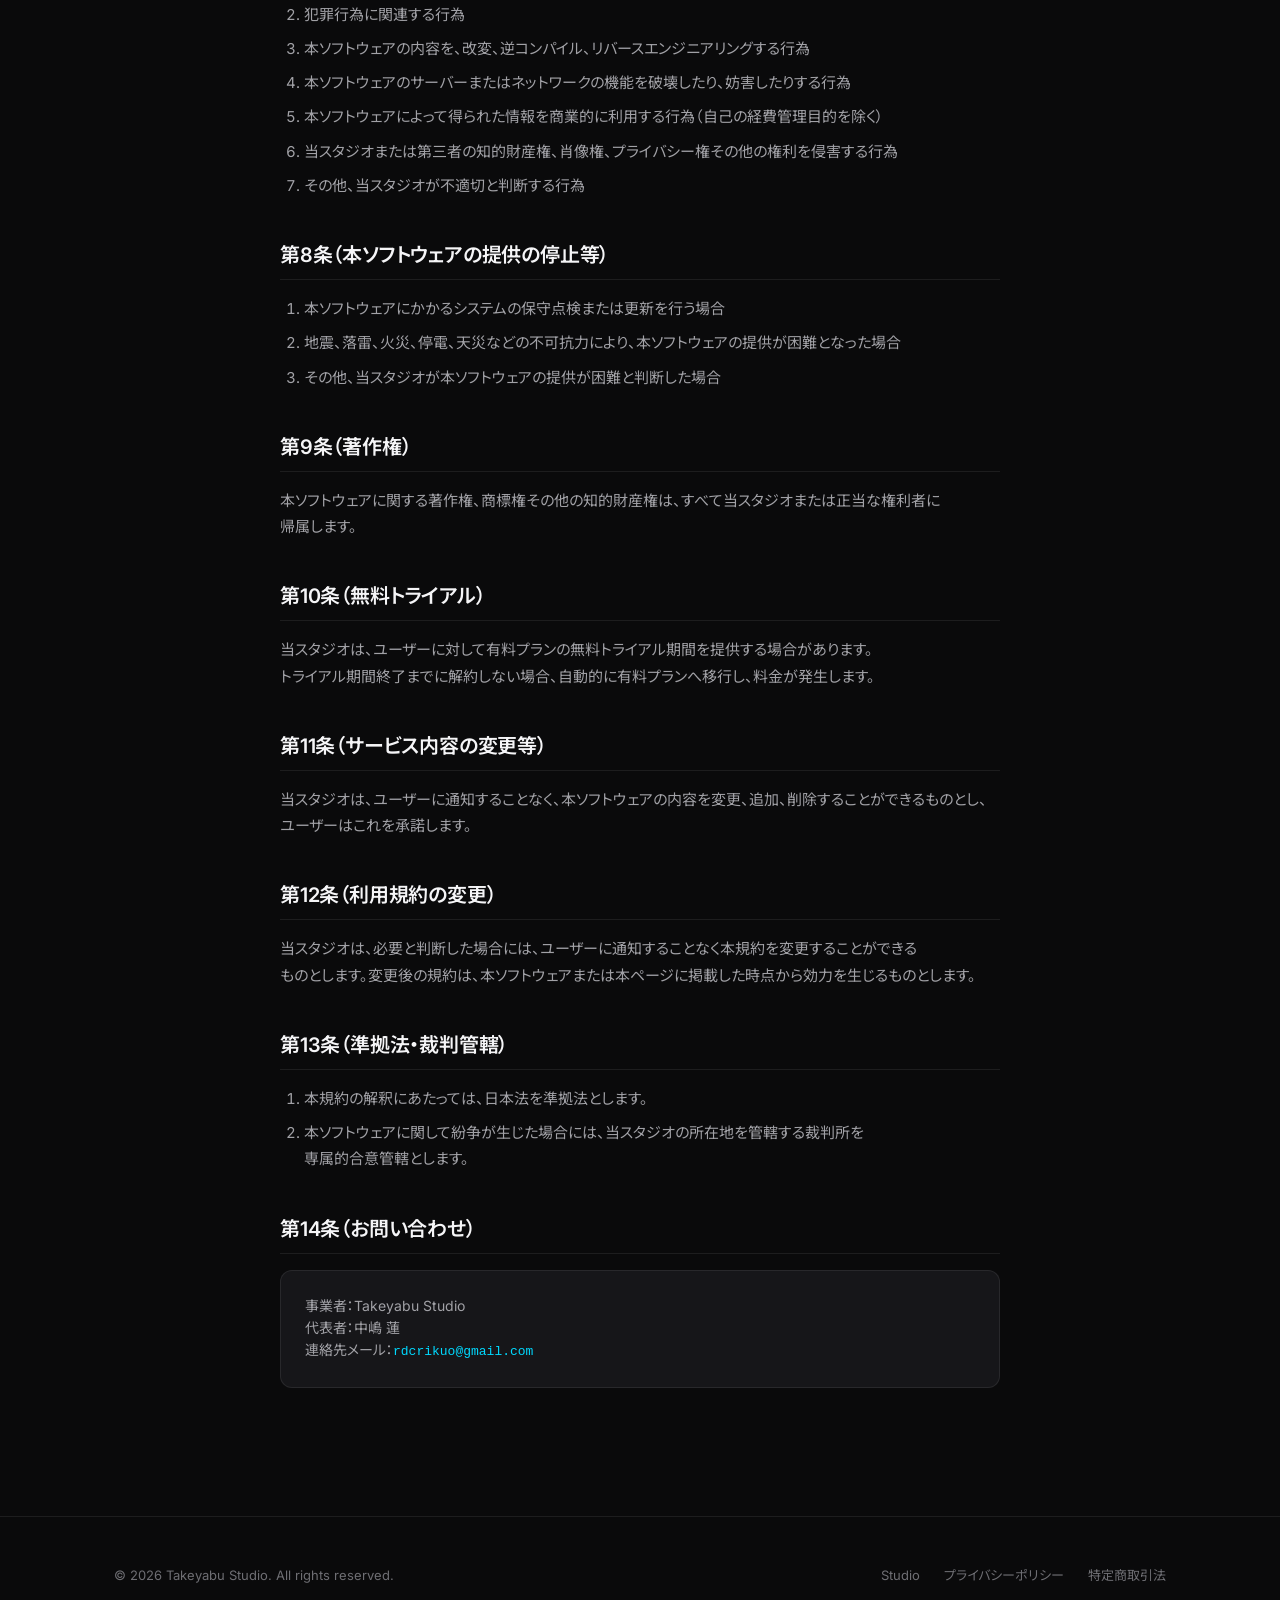
<file: legal/terms.html>
<!DOCTYPE html>
<html lang="ja">
<head>
<meta charset="UTF-8">
<meta name="viewport" content="width=device-width, initial-scale=1.0">
<title>利用規約 | Takeyabu Studio</title>
<meta name="description" content="Takeyabu Studio が提供する全ソフトウェアに適用される利用規約。">
<meta name="theme-color" content="#0A0A0B">
<link rel="icon" href="/favicon.svg" type="image/svg+xml">
<link rel="preconnect" href="https://fonts.googleapis.com">
<link rel="preconnect" href="https://fonts.gstatic.com" crossorigin>
<link href="https://fonts.googleapis.com/css2?family=Inter:wght@400;500;600;700&family=Noto+Sans+JP:wght@400;500;600&display=swap" rel="stylesheet">
<link rel="stylesheet" href="../assets/style.css">
</head>
<body>
<nav class="nav">
  <div class="nav-inner">
    <a href="../" class="brand">
      <svg width="24" height="24" viewBox="0 0 32 32" xmlns="http://www.w3.org/2000/svg" style="flex-shrink:0;"><rect width="32" height="32" rx="6" fill="#0D1117"/><defs><clipPath id="c"><path d="M16,6 L26,16 L16,26 L6,16 Z"/></clipPath></defs><g clip-path="url(#c)"><rect x="14" y="6" width="4" height="20" rx="2" fill="#22D3EE" opacity="0.9"/><rect x="14" y="14" width="4" height="1.2" rx="0.6" fill="#0D1117" opacity="0.85"/><rect x="14" y="18.5" width="4" height="1.2" rx="0.6" fill="#0D1117" opacity="0.85"/><rect x="9" y="6" width="3" height="20" rx="1.5" fill="#22D3EE" opacity="0.38"/><rect x="20" y="6" width="3" height="20" rx="1.5" fill="#22D3EE" opacity="0.38"/></g><path d="M16,6 L26,16 L16,26 L6,16 Z" fill="none" stroke="#22D3EE" stroke-width="1.3" stroke-linejoin="round"/></svg>
      <span>Takeyabu Studio</span>
    </a>
    <ul class="nav-links"><li><a href="../">← Studio</a></li></ul>
  </div>
</nav>
<main class="legal container-narrow">
  <h1>利用規約</h1>
  <p class="updated">最終更新日：2026年4月24日 / 施行日：2026年4月23日</p>
  <p>本利用規約（以下「本規約」といいます）は、Takeyabu Studio（以下「当スタジオ」といいます）が提供する全てのソフトウェア（VAULT、KRYPT、及び今後リリースされる全プロダクトを含みます。以下総称して「本ソフトウェア」といいます）の利用条件を定めるものです。ユーザーは、本ソフトウェアを利用することにより、本規約に同意したものとみなされます。</p>
  <h2>第1条（適用）</h2>
  <p>本規約は、ユーザーと当スタジオとの間の本ソフトウェアの利用に関わる一切の関係に適用されるものとします。</p>
  <h2>第2条（利用登録）</h2>
  <p>本ソフトウェアの基本機能は、利用登録なしでご利用いただけます。有料プランの利用には、Google Play 等の各プラットフォームのアカウントを通じた購入手続きが必要です。</p>
  <h2>第3条（料金および支払方法）</h2>
  <ol>
    <li>有料プランの料金は、本ソフトウェア内および販売ページに表示する金額とします。</li>
    <li>支払方法は、Google Play 等の各プラットフォームが提供する決済システムに従います。</li>
    <li>サブスクリプションの更新、キャンセル、払い戻しについては、各プラットフォームの規約に従うものとします。</li>
  </ol>
  <h2>第4条（AI機能に関する免責）</h2>
  <p>本ソフトウェアに搭載されるレシート認識、音声文字起こし、要約、感情分析等のAI機能は、認識・生成結果の正確性・完全性を保証するものではありません。ユーザーは必ず結果を確認の上、ご自身の責任で利用するものとします。AI機能の結果に起因して生じたいかなる損害についても、当スタジオは責任を負いません。</p>
  <h2>第5条（会計・経費・税務サポート機能に関する免責）</h2>
  <p>VAULT 及び関連ソフトウェアが提供する経費管理機能、CSV出力機能、確定申告サポート機能等は、あくまで記帳・入力作業を補助するためのツールです。税務申告の正確性、税法への適合性、会計処理の適正性については当スタジオは一切保証しません。当スタジオは税理士法第2条に定める税理士業務を提供しません。税務上の判断が必要な場合は、必ず税理士等の有資格者にご相談ください。</p>
  <h2>第6条（一般免責）</h2>
  <ol>
    <li>当スタジオは、本ソフトウェアに事実上または法律上の瑕疵がないことを明示的にも黙示的にも保証しておりません。</li>
    <li>当スタジオは、本ソフトウェアの利用により発生した一切の損害について、一切の責任を負わないものとします。</li>
    <li>当スタジオが損害賠償責任を負う場合、その賠償額の上限は、該当する損害発生時点から直近1ヶ月間にユーザーが当スタジオに支払った利用料金の総額を上限とします。</li>
  </ol>
  <h2>第7条（禁止事項）</h2>
  <ol>
    <li>法令または公序良俗に違反する行為</li>
    <li>犯罪行為に関連する行為</li>
    <li>本ソフトウェアの内容を、改変、逆コンパイル、リバースエンジニアリングする行為</li>
    <li>本ソフトウェアのサーバーまたはネットワークの機能を破壊したり、妨害したりする行為</li>
    <li>本ソフトウェアによって得られた情報を商業的に利用する行為（自己の経費管理目的を除く）</li>
    <li>当スタジオまたは第三者の知的財産権、肖像権、プライバシー権その他の権利を侵害する行為</li>
    <li>その他、当スタジオが不適切と判断する行為</li>
  </ol>
  <h2>第8条（本ソフトウェアの提供の停止等）</h2>
  <ol>
    <li>本ソフトウェアにかかるシステムの保守点検または更新を行う場合</li>
    <li>地震、落雷、火災、停電、天災などの不可抗力により、本ソフトウェアの提供が困難となった場合</li>
    <li>その他、当スタジオが本ソフトウェアの提供が困難と判断した場合</li>
  </ol>
  <h2>第9条（著作権）</h2>
  <p>本ソフトウェアに関する著作権、商標権その他の知的財産権は、すべて当スタジオまたは正当な権利者に帰属します。</p>
  <h2>第10条（無料トライアル）</h2>
  <p>当スタジオは、ユーザーに対して有料プランの無料トライアル期間を提供する場合があります。トライアル期間終了までに解約しない場合、自動的に有料プランへ移行し、料金が発生します。</p>
  <h2>第11条（サービス内容の変更等）</h2>
  <p>当スタジオは、ユーザーに通知することなく、本ソフトウェアの内容を変更、追加、削除することができるものとし、ユーザーはこれを承諾します。</p>
  <h2>第12条（利用規約の変更）</h2>
  <p>当スタジオは、必要と判断した場合には、ユーザーに通知することなく本規約を変更することができるものとします。変更後の規約は、本ソフトウェアまたは本ページに掲載した時点から効力を生じるものとします。</p>
  <h2>第13条（準拠法・裁判管轄）</h2>
  <ol>
    <li>本規約の解釈にあたっては、日本法を準拠法とします。</li>
    <li>本ソフトウェアに関して紛争が生じた場合には、当スタジオの所在地を管轄する裁判所を専属的合意管轄とします。</li>
  </ol>
  <h2>第14条（お問い合わせ）</h2>
  <div class="contact-block">事業者：Takeyabu Studio<br>代表者：中嶋 蓮<br>連絡先メール：<code>rdcrikuo@gmail.com</code></div>
</main>
<footer class="footer">
  <div class="container">
    <div class="footer-inner">
      <span>© 2026 Takeyabu Studio. All rights reserved.</span>
      <ul class="footer-links">
        <li><a href="../">Studio</a></li>
        <li><a href="privacy.html">プライバシーポリシー</a></li>
        <li><a href="tokushoho.html">特定商取引法</a></li>
      </ul>
    </div>
  </div>
</footer>
</body>
</html>
</file>
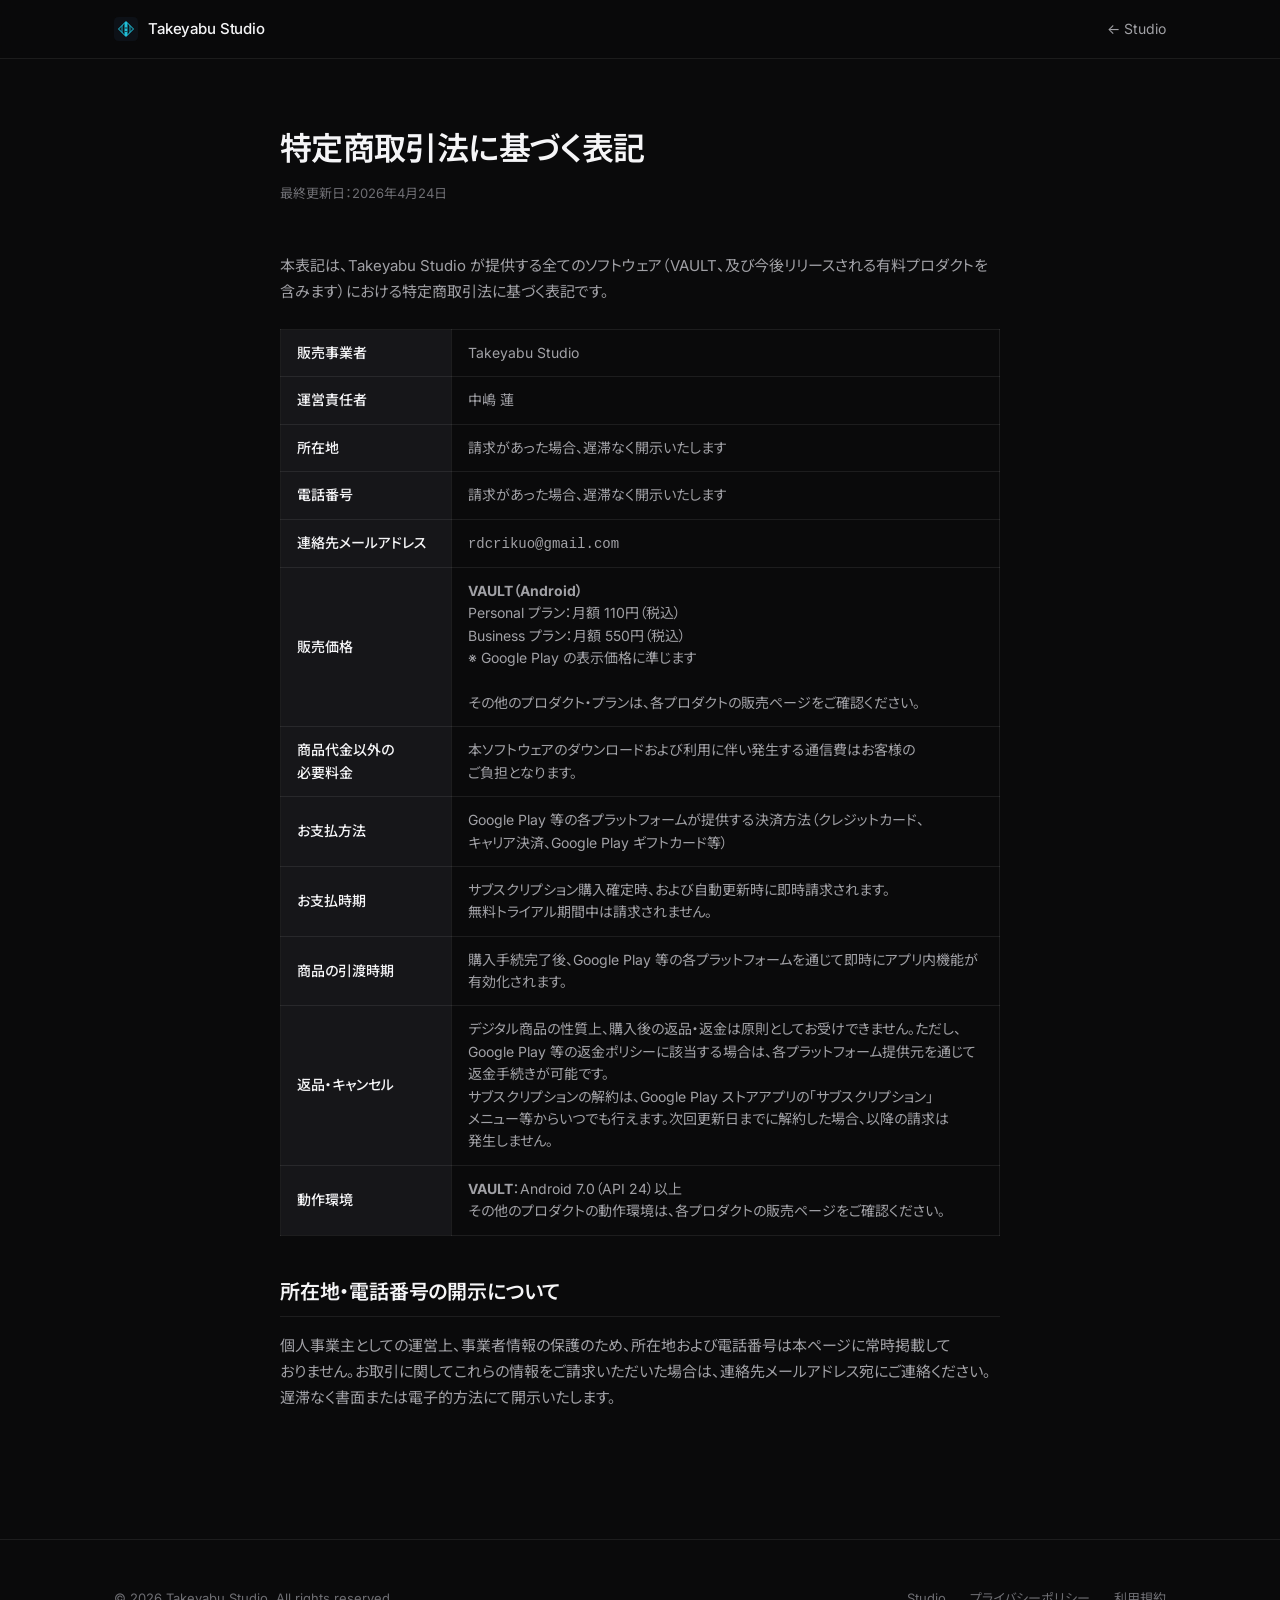
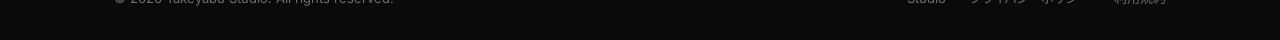
<file: legal/tokushoho.html>
<!DOCTYPE html>
<html lang="ja">
<head>
<meta charset="UTF-8">
<meta name="viewport" content="width=device-width, initial-scale=1.0">
<title>特定商取引法に基づく表記 | Takeyabu Studio</title>
<meta name="description" content="Takeyabu Studio が提供する全ソフトウェアに関する特定商取引法に基づく表記。">
<meta name="theme-color" content="#0A0A0B">
<link rel="icon" href="/favicon.svg" type="image/svg+xml">
<link rel="preconnect" href="https://fonts.googleapis.com">
<link rel="preconnect" href="https://fonts.gstatic.com" crossorigin>
<link href="https://fonts.googleapis.com/css2?family=Inter:wght@400;500;600;700&family=Noto+Sans+JP:wght@400;500;600&display=swap" rel="stylesheet">
<link rel="stylesheet" href="../assets/style.css">
</head>
<body>
<nav class="nav">
  <div class="nav-inner">
    <a href="../" class="brand">
      <svg width="24" height="24" viewBox="0 0 32 32" xmlns="http://www.w3.org/2000/svg" style="flex-shrink:0;"><rect width="32" height="32" rx="6" fill="#0D1117"/><defs><clipPath id="c"><path d="M16,6 L26,16 L16,26 L6,16 Z"/></clipPath></defs><g clip-path="url(#c)"><rect x="14" y="6" width="4" height="20" rx="2" fill="#22D3EE" opacity="0.9"/><rect x="14" y="14" width="4" height="1.2" rx="0.6" fill="#0D1117" opacity="0.85"/><rect x="14" y="18.5" width="4" height="1.2" rx="0.6" fill="#0D1117" opacity="0.85"/><rect x="9" y="6" width="3" height="20" rx="1.5" fill="#22D3EE" opacity="0.38"/><rect x="20" y="6" width="3" height="20" rx="1.5" fill="#22D3EE" opacity="0.38"/></g><path d="M16,6 L26,16 L16,26 L6,16 Z" fill="none" stroke="#22D3EE" stroke-width="1.3" stroke-linejoin="round"/></svg>
      <span>Takeyabu Studio</span>
    </a>
    <ul class="nav-links"><li><a href="../">← Studio</a></li></ul>
  </div>
</nav>
<main class="legal container-narrow">
  <h1>特定商取引法に基づく表記</h1>
  <p class="updated">最終更新日：2026年4月24日</p>
  <p>本表記は、Takeyabu Studio が提供する全てのソフトウェア（VAULT、及び今後リリースされる有料プロダクトを含みます）における特定商取引法に基づく表記です。</p>
  <table>
    <tbody>
      <tr><th>販売事業者</th><td>Takeyabu Studio</td></tr>
      <tr><th>運営責任者</th><td>中嶋 蓮</td></tr>
      <tr><th>所在地</th><td>請求があった場合、遅滞なく開示いたします</td></tr>
      <tr><th>電話番号</th><td>請求があった場合、遅滞なく開示いたします</td></tr>
      <tr><th>連絡先メールアドレス</th><td><code>rdcrikuo@gmail.com</code></td></tr>
      <tr><th>販売価格</th><td><strong>VAULT（Android）</strong><br>Personal プラン：月額 110円（税込）<br>Business プラン：月額 550円（税込）<br>※ Google Play の表示価格に準じます<br><br>その他のプロダクト・プランは、各プロダクトの販売ページをご確認ください。</td></tr>
      <tr><th>商品代金以外の必要料金</th><td>本ソフトウェアのダウンロードおよび利用に伴い発生する通信費はお客様のご負担となります。</td></tr>
      <tr><th>お支払方法</th><td>Google Play 等の各プラットフォームが提供する決済方法（クレジットカード、キャリア決済、Google Play ギフトカード等）</td></tr>
      <tr><th>お支払時期</th><td>サブスクリプション購入確定時、および自動更新時に即時請求されます。無料トライアル期間中は請求されません。</td></tr>
      <tr><th>商品の引渡時期</th><td>購入手続完了後、Google Play 等の各プラットフォームを通じて即時にアプリ内機能が有効化されます。</td></tr>
      <tr><th>返品・キャンセル</th><td>デジタル商品の性質上、購入後の返品・返金は原則としてお受けできません。ただし、Google Play 等の返金ポリシーに該当する場合は、各プラットフォーム提供元を通じて返金手続きが可能です。<br>サブスクリプションの解約は、Google Play ストアアプリの「サブスクリプション」メニュー等からいつでも行えます。次回更新日までに解約した場合、以降の請求は発生しません。</td></tr>
      <tr><th>動作環境</th><td><strong>VAULT</strong>：Android 7.0（API 24）以上<br>その他のプロダクトの動作環境は、各プロダクトの販売ページをご確認ください。</td></tr>
    </tbody>
  </table>
  <h2>所在地・電話番号の開示について</h2>
  <p>個人事業主としての運営上、事業者情報の保護のため、所在地および電話番号は本ページに常時掲載しておりません。お取引に関してこれらの情報をご請求いただいた場合は、連絡先メールアドレス宛にご連絡ください。遅滞なく書面または電子的方法にて開示いたします。</p>
</main>
<footer class="footer">
  <div class="container">
    <div class="footer-inner">
      <span>© 2026 Takeyabu Studio. All rights reserved.</span>
      <ul class="footer-links">
        <li><a href="../">Studio</a></li>
        <li><a href="privacy.html">プライバシーポリシー</a></li>
        <li><a href="terms.html">利用規約</a></li>
      </ul>
    </div>
  </div>
</footer>
</body>
</html>
</file>
<file: assets/style.css>
/* =========================================
   Takeyabu Studio - Design System
   ========================================= */
:root {
  --bg: #0A0A0B;
  --bg-elevated: #111114;
  --bg-card: #161619;
  --border: rgba(255, 255, 255, 0.08);
  --border-strong: rgba(255, 255, 255, 0.16);
  --text: #F5F5F7;
  --text-muted: #A1A1A6;
  --text-faint: #6E6E73;
  --accent: #00D9FF;
  --accent-dim: #0099B8;
  --danger: #FF453A;
  --success: #30D158;
  --font-sans: 'Inter', -apple-system, BlinkMacSystemFont, 'Helvetica Neue', 'Noto Sans JP', sans-serif;
  --font-mono: 'JetBrains Mono', 'SF Mono', Menlo, monospace;
  --container: 1100px;
  --container-narrow: 720px;
}
*, *::before, *::after { box-sizing: border-box; margin: 0; padding: 0; }
html { scroll-behavior: smooth; font-size: 16px; -webkit-font-smoothing: antialiased; -moz-osx-font-smoothing: grayscale; }
body { font-family: var(--font-sans); background: var(--bg); color: var(--text); line-height: 1.6; overflow-x: hidden; font-feature-settings: 'palt'; word-break: auto-phrase; overflow-wrap: break-word; line-break: strict; }
p, h1, h2, h3, .hero-sub, .tagline, .section-sub, .product-desc { word-break: auto-phrase; overflow-wrap: break-word; line-break: strict; }
@supports not (word-break: auto-phrase) { p, h1, h2, h3, .hero-sub, .tagline, .section-sub, .product-desc { word-break: keep-all; overflow-wrap: anywhere; } }
img { max-width: 100%; display: block; }
a { color: var(--accent); text-decoration: none; transition: opacity 0.2s ease; }
a:hover { opacity: 0.75; }
.container { max-width: var(--container); margin: 0 auto; padding: 0 1.5rem; }
.container-narrow { max-width: var(--container-narrow); margin: 0 auto; padding: 0 1.5rem; }
.nav { position: sticky; top: 0; background: rgba(10, 10, 11, 0.72); backdrop-filter: saturate(180%) blur(20px); -webkit-backdrop-filter: saturate(180%) blur(20px); border-bottom: 1px solid var(--border); z-index: 100; }
.nav-inner { max-width: var(--container); margin: 0 auto; padding: 1rem 1.5rem; display: flex; align-items: center; justify-content: space-between; }
.brand { display: flex; align-items: center; gap: 10px; color: var(--text); font-weight: 500; font-size: 15px; letter-spacing: -0.01em; }
.brand:hover { opacity: 1; }
.nav-links { display: flex; gap: 1.75rem; list-style: none; }
.nav-links a { color: var(--text-muted); font-size: 14px; font-weight: 400; transition: color 0.2s ease; }
.nav-links a:hover { color: var(--text); opacity: 1; }
.hero { padding: 6rem 0 5rem; position: relative; }
.eyebrow { display: inline-block; font-size: 12px; font-weight: 500; letter-spacing: 0.12em; text-transform: uppercase; color: var(--accent); margin-bottom: 1.5rem; }
.hero h1 { font-size: clamp(2.5rem, 6vw, 4.5rem); font-weight: 600; line-height: 1.05; letter-spacing: -0.03em; margin-bottom: 1.5rem; max-width: 900px; }
.hero-sub { font-size: clamp(1.05rem, 1.6vw, 1.25rem); color: var(--text-muted); max-width: 600px; line-height: 1.6; }
.section { padding: 5rem 0; }
.section-head { margin-bottom: 3rem; }
.section h2 { font-size: clamp(1.75rem, 3vw, 2.5rem); font-weight: 600; letter-spacing: -0.02em; line-height: 1.15; margin-bottom: 1rem; }
.section-sub { font-size: 1.05rem; color: var(--text-muted); max-width: 600px; }
.build-card { background: linear-gradient(135deg, var(--bg-elevated) 0%, var(--bg-card) 100%); border: 1px solid var(--border); border-radius: 24px; padding: 3.5rem 3rem; position: relative; overflow: hidden; max-width: 900px; margin: 0 auto; }
.build-card::before { content: ''; position: absolute; top: -50%; right: -20%; width: 500px; height: 500px; background: radial-gradient(circle, rgba(0, 217, 255, 0.08) 0%, transparent 70%); pointer-events: none; }
.build-eyebrow { display: inline-block; font-size: 12px; font-weight: 500; letter-spacing: 0.12em; text-transform: uppercase; color: var(--accent); margin-bottom: 1.25rem; padding: 4px 12px; background: rgba(0, 217, 255, 0.08); border: 1px solid rgba(0, 217, 255, 0.2); border-radius: 999px; }
.build-card h2 { font-size: clamp(1.75rem, 3.5vw, 2.75rem); font-weight: 600; letter-spacing: -0.02em; margin-bottom: 1.5rem; line-height: 1.1; }
.build-lead { font-size: clamp(1rem, 1.4vw, 1.15rem); color: var(--text); line-height: 1.7; margin-bottom: 1rem; }
.build-lead strong { color: var(--accent); font-weight: 500; }
.build-body { font-size: 15px; color: var(--text-muted); line-height: 1.75; margin-bottom: 1rem; }
.build-cta { margin-top: 1.5rem; }
@media (max-width: 640px) { .build-card { padding: 2.5rem 1.5rem; border-radius: 18px; } }
.product-section-label { font-size: 12px; font-weight: 500; color: var(--text-muted); letter-spacing: 0.15em; text-transform: uppercase; margin-bottom: 1.25rem; padding-left: 2px; }
.products { display: grid; gap: 1.25rem; grid-template-columns: repeat(auto-fit, minmax(300px, 1fr)); }
.product-card { background: var(--bg-card); border: 1px solid var(--border); border-radius: 16px; padding: 2rem; transition: border-color 0.25s ease, transform 0.25s ease; text-decoration: none; color: var(--text); display: flex; flex-direction: column; gap: 1rem; min-height: 240px; }
.product-card:hover { border-color: var(--border-strong); transform: translateY(-2px); opacity: 1; }
.product-card-head { display: flex; align-items: center; justify-content: space-between; }
.product-name { font-size: 1.5rem; font-weight: 600; letter-spacing: -0.01em; }
.badge { font-size: 11px; font-weight: 500; padding: 4px 10px; border-radius: 999px; letter-spacing: 0.02em; }
.badge-live { background: rgba(48, 209, 88, 0.12); color: var(--success); border: 1px solid rgba(48, 209, 88, 0.3); }
.badge-dev { background: rgba(0, 217, 255, 0.1); color: var(--accent); border: 1px solid rgba(0, 217, 255, 0.25); }
.product-full-name { font-size: 13px; color: var(--text-faint); letter-spacing: 0.02em; }
.product-desc { color: var(--text-muted); font-size: 14px; line-height: 1.65; flex: 1; }
.product-meta { display: flex; gap: 0.75rem; font-size: 12px; color: var(--text-faint); }
.product-meta span::after { content: '·'; margin-left: 0.75rem; }
.product-meta span:last-child::after { content: ''; }
.philosophy { background: var(--bg-elevated); border-radius: 20px; padding: 3rem 2rem; border: 1px solid var(--border); }
.philosophy-grid { display: grid; grid-template-columns: repeat(auto-fit, minmax(220px, 1fr)); gap: 2rem; margin-top: 2rem; }
.philosophy-item h3 { font-size: 1rem; font-weight: 600; margin-bottom: 0.5rem; color: var(--text); }
.philosophy-item p { font-size: 14px; color: var(--text-muted); line-height: 1.65; }
.footer { border-top: 1px solid var(--border); padding: 3rem 0 2rem; margin-top: 4rem; }
.footer-inner { display: flex; flex-wrap: wrap; justify-content: space-between; align-items: center; gap: 1rem; font-size: 13px; color: var(--text-faint); }
.footer-links { display: flex; gap: 1.5rem; list-style: none; }
.footer-links a { color: var(--text-faint); font-size: 13px; }
.footer-links a:hover { color: var(--text); opacity: 1; }
.legal { padding: 4rem 0 3rem; }
.legal h1 { font-size: 2rem; font-weight: 600; letter-spacing: -0.02em; margin-bottom: 0.5rem; }
.legal .updated { color: var(--text-faint); font-size: 13px; margin-bottom: 3rem; }
.legal h2 { font-size: 1.25rem; font-weight: 600; margin-top: 2.5rem; margin-bottom: 1rem; letter-spacing: -0.01em; padding-bottom: 0.5rem; border-bottom: 1px solid var(--border); }
.legal h3 { font-size: 1rem; font-weight: 600; margin-top: 1.5rem; margin-bottom: 0.75rem; color: var(--text); }
.legal p { color: var(--text-muted); margin-bottom: 1rem; font-size: 15px; line-height: 1.75; }
.legal ul, .legal ol { color: var(--text-muted); margin-bottom: 1rem; padding-left: 1.5rem; font-size: 15px; line-height: 1.75; }
.legal li { margin-bottom: 0.5rem; }
.legal table { width: 100%; border-collapse: collapse; margin: 1.5rem 0; font-size: 14px; }
.legal table th, .legal table td { padding: 0.75rem 1rem; border: 1px solid var(--border); text-align: left; color: var(--text-muted); }
.legal table th { background: var(--bg-card); color: var(--text); font-weight: 500; }
.legal .contact-block { background: var(--bg-card); border: 1px solid var(--border); border-radius: 12px; padding: 1.5rem; margin: 1rem 0; font-size: 14px; color: var(--text-muted); }
.legal .contact-block code { color: var(--accent); font-family: var(--font-mono); font-size: 13px; }
.product-hero { padding: 6rem 0 4rem; text-align: left; }
.product-hero h1 { font-size: clamp(2.5rem, 5.5vw, 4rem); font-weight: 600; letter-spacing: -0.03em; line-height: 1.05; margin-bottom: 1.25rem; }
.product-hero .tagline { font-size: clamp(1.05rem, 1.5vw, 1.25rem); color: var(--text-muted); max-width: 640px; line-height: 1.6; }
.product-hero-inner { position: relative; }
.hero-logo { position: absolute; top: 0; right: 0; width: 96px; height: 96px; border-radius: 20px; }
@media (max-width: 600px) { .hero-logo { width: 64px; height: 64px; border-radius: 14px; } }
.cta-row { display: flex; gap: 0.75rem; margin-top: 2rem; flex-wrap: wrap; }
.btn { display: inline-flex; align-items: center; gap: 8px; padding: 0.75rem 1.5rem; border-radius: 10px; font-size: 14px; font-weight: 500; text-decoration: none; transition: all 0.2s ease; border: 1px solid transparent; cursor: pointer; }
.btn-primary { background: var(--text); color: var(--bg); }
.btn-primary:hover { opacity: 0.9; transform: translateY(-1px); }
.btn-secondary { background: transparent; color: var(--text); border-color: var(--border-strong); }
.btn-secondary:hover { border-color: var(--text); opacity: 1; }
.btn-disabled { background: var(--bg-card); color: var(--text-muted); border: 1px solid var(--border); cursor: not-allowed; opacity: 0.75; }
.btn-disabled:hover { transform: none; opacity: 0.75; }
.feature-grid { display: grid; gap: 1rem; grid-template-columns: repeat(auto-fit, minmax(240px, 1fr)); }
.feature { background: var(--bg-card); border: 1px solid var(--border); border-radius: 14px; padding: 1.5rem; }
.feature-icon { width: 36px; height: 36px; background: rgba(0, 217, 255, 0.1); border: 1px solid rgba(0, 217, 255, 0.2); border-radius: 10px; display: flex; align-items: center; justify-content: center; margin-bottom: 1rem; color: var(--accent); font-size: 16px; font-weight: 600; }
.feature h3 { font-size: 1rem; font-weight: 600; margin-bottom: 0.5rem; }
.feature p { font-size: 13px; color: var(--text-muted); line-height: 1.65; }
.pricing { display: grid; gap: 1rem; grid-template-columns: repeat(auto-fit, minmax(260px, 1fr)); }
.plan { background: var(--bg-card); border: 1px solid var(--border); border-radius: 16px; padding: 2rem 1.5rem; display: flex; flex-direction: column; gap: 1rem; position: relative; }
.plan.featured { border-color: var(--accent); }
.plan-badge { position: absolute; top: -10px; right: 16px; background: var(--accent); color: var(--bg); font-size: 11px; font-weight: 600; padding: 4px 10px; border-radius: 999px; letter-spacing: 0.02em; }
.plan-name { font-size: 14px; font-weight: 500; color: var(--text-muted); letter-spacing: 0.02em; text-transform: uppercase; }
.plan-price { font-size: 2rem; font-weight: 600; letter-spacing: -0.02em; }
.plan-price .unit { font-size: 0.875rem; color: var(--text-muted); font-weight: 400; margin-left: 4px; }
.plan-features { list-style: none; margin-top: 0.5rem; display: flex; flex-direction: column; gap: 0.5rem; }
.plan-features li { font-size: 14px; color: var(--text-muted); padding-left: 1.25rem; position: relative; }
.plan-features li::before { content: ''; position: absolute; left: 0; top: 0.55em; width: 8px; height: 8px; background: var(--accent); border-radius: 50%; opacity: 0.8; }
@media (max-width: 640px) { .nav-links { display: none; } .hero { padding: 3.5rem 0 3rem; } .section { padding: 3rem 0; } .philosophy { padding: 2rem 1.5rem; } .footer-inner { flex-direction: column; align-items: flex-start; } }
</file>
